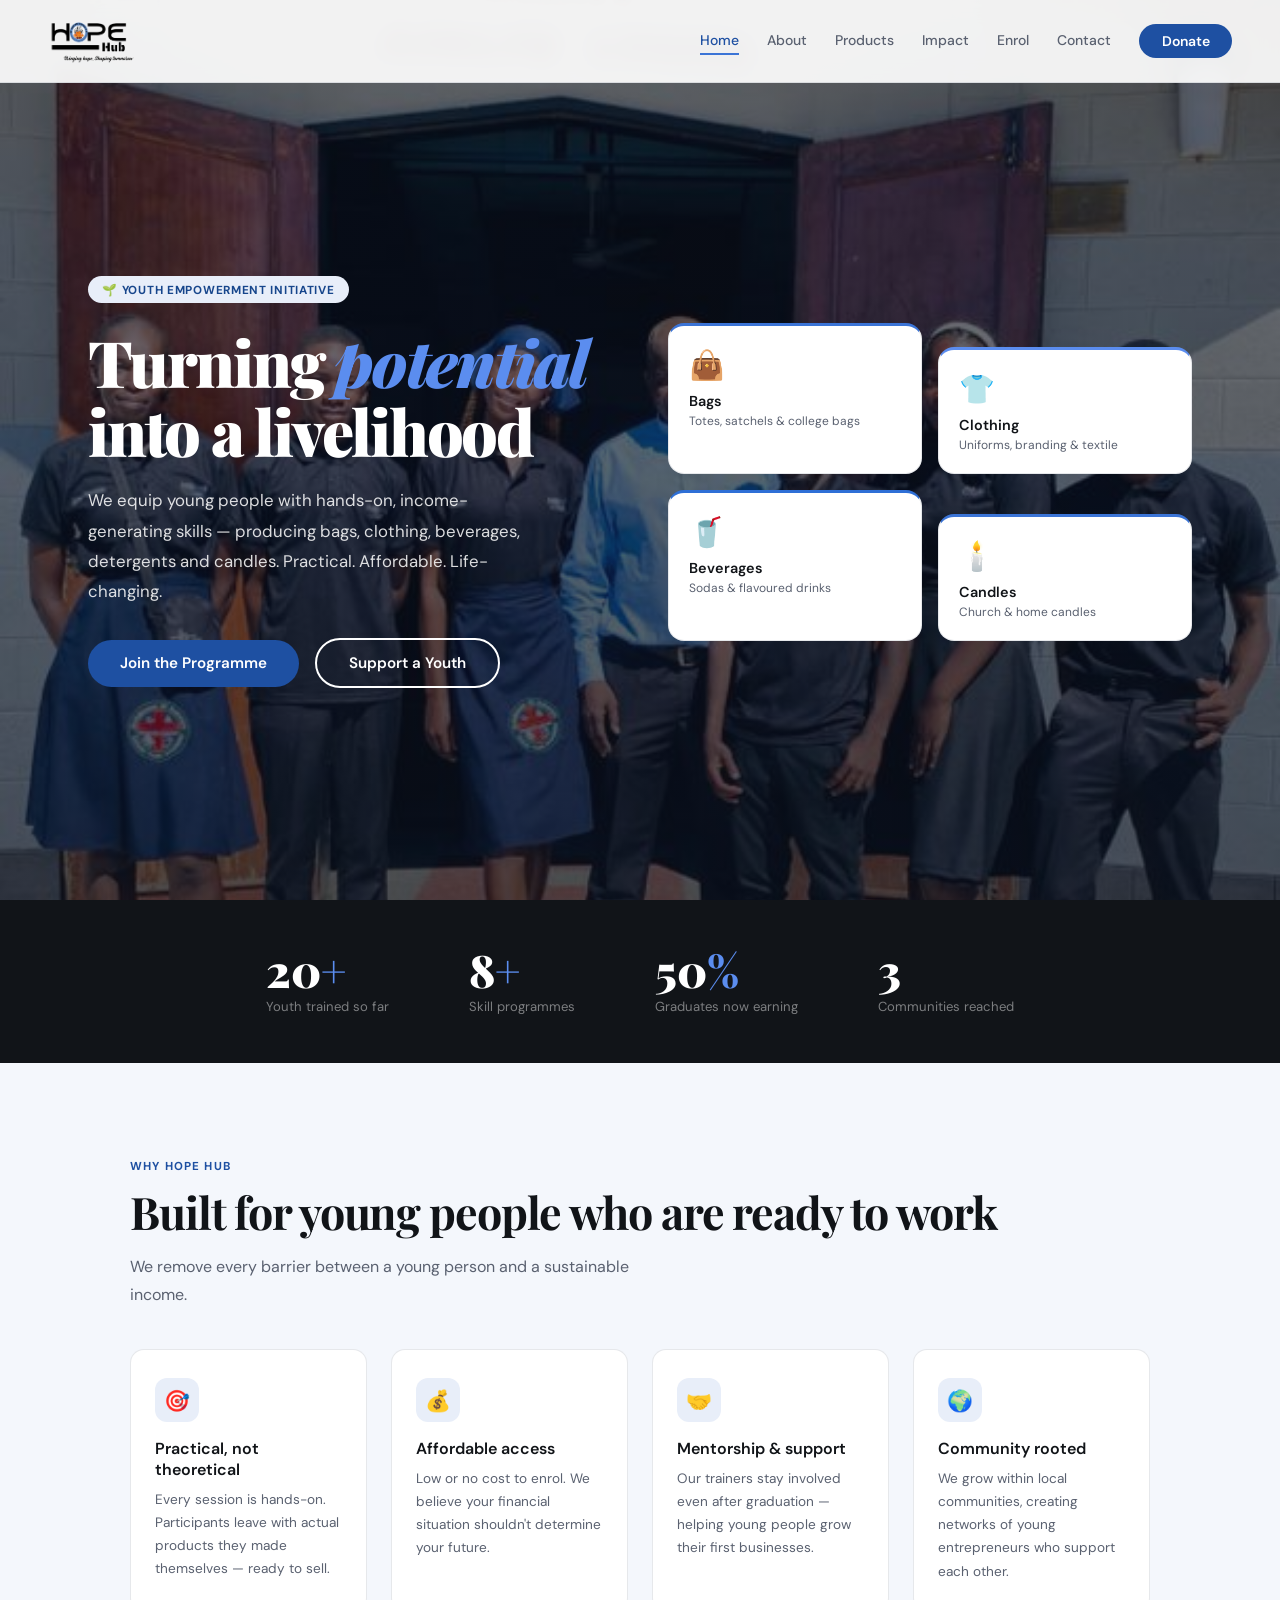
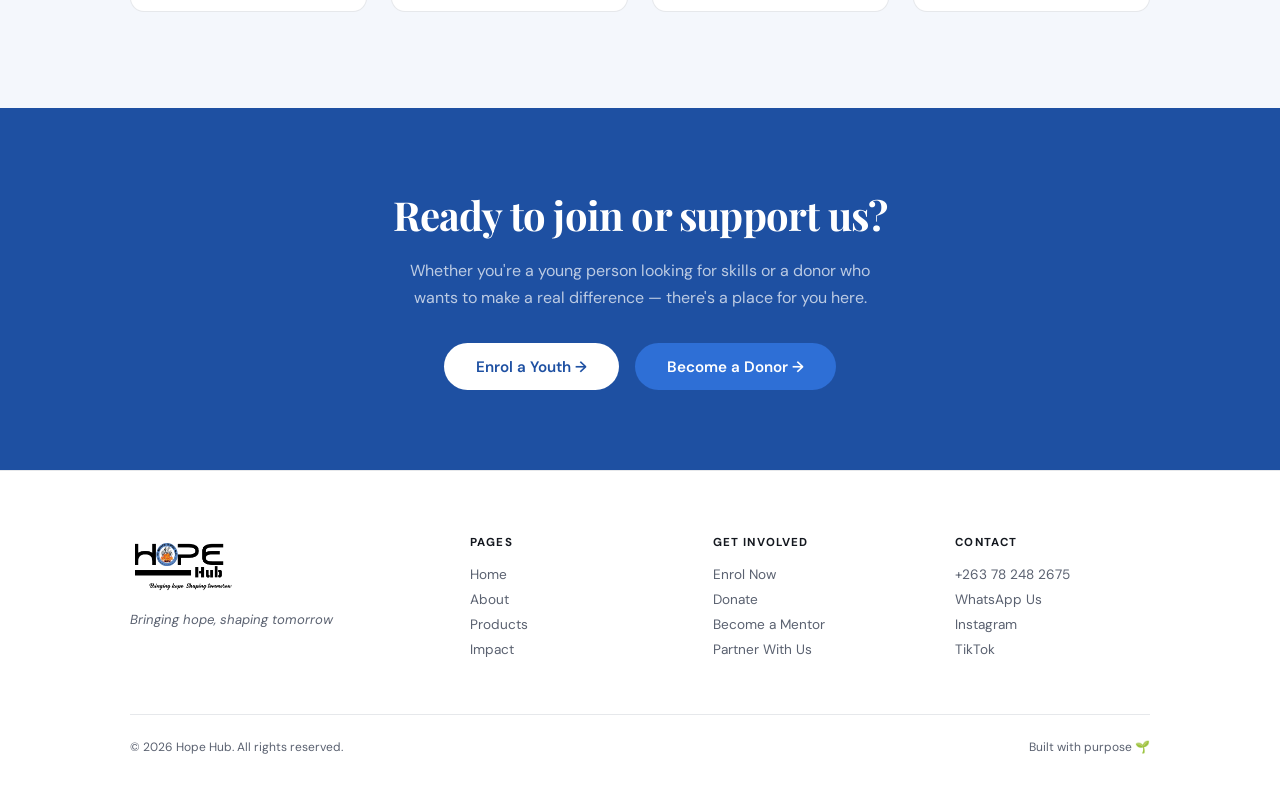
<file: index.html>
<!DOCTYPE html>
<html lang="en">
<head>
<meta charset="UTF-8"/>
<meta name="viewport" content="width=device-width, initial-scale=1.0"/>
<title>Hope Hub</title>
<link href="https://fonts.googleapis.com/css2?family=Playfair+Display:ital,wght@0,700;0,900;1,700&family=DM+Sans:wght@300;400;500;600&display=swap" rel="stylesheet"/>
<link rel="icon" type="image/png" href="images/logo.png"/>
<link rel="stylesheet" href="css/styles.css"/>
</head>
<body>

<!-- BLOBS (hero bg decorations) -->
<div class="hero-blob1"></div>
<div class="hero-blob2"></div>

<!-- NAV -->
<nav>
  <a class="nav-logo" href="index.html"><img src="images/logo.png" alt="Hope Hub" class="nav-logo-img"/></a>
  <div class="nav-links">
    <a href="index.html" data-page="index.html">Home</a>
    <a href="about.html" data-page="about.html">About</a>
    <a href="skills.html" data-page="skills.html">Products</a>
    <a href="impact.html" data-page="impact.html">Impact</a>
    <a href="enrol.html" data-page="enrol.html">Enrol</a>
    <a href="contact.html" data-page="contact.html">Contact</a>
    <a href="donate.html" data-page="donate.html" class="nav-cta">Donate</a>
  </div>
  <div class="hamburger" onclick="toggleMenu()">
    <span></span><span></span><span></span>
  </div>
</nav>
<div class="mobile-menu" id="mobileMenu">
  <a href="index.html">Home</a>
  <a href="about.html">About</a>
  <a href="skills.html">Products</a>
  <a href="impact.html">Impact</a>
  <a href="enrol.html">Enrol</a>
  <a href="contact.html">Contact</a>
  <a href="donate.html" style="color:var(--green);font-weight:700;">Donate →</a>
</div>

<!-- ════════════════════════════════════════ HOME ════════════════════════════════════════ -->
<div class="page active" id="page-home">

  <div class="home-hero-bg">
    <div class="hero">
      <div class="hero-text">
        <div class="hero-badge">🌱 Youth Empowerment Initiative</div>
        <h1>Turning <em>potential</em><br>into a livelihood</h1>
        <p class="hero-sub">We equip young people with hands-on, income-generating skills — producing bags, clothing, beverages, detergents and candles. Practical. Affordable. Life-changing.</p>
        <div class="hero-actions">
          <a class="btn-primary" href="enrol.html">Join the Programme</a>
          <a class="btn-outline" href="donate.html">Support a Youth</a>
        </div>
      </div>
      <div class="hero-visual">
        <div class="hv-card"><div class="icon">👜</div><h3>Bags</h3><p>Totes, satchels & college bags</p></div>
        <div class="hv-card"><div class="icon">👕</div><h3>Clothing</h3><p>Uniforms, branding & textile</p></div>
        <div class="hv-card"><div class="icon">🥤</div><h3>Beverages</h3><p>Sodas & flavoured drinks</p></div>
        <div class="hv-card"><div class="icon">🕯️</div><h3>Candles</h3><p>Church & home candles</p></div>
      </div>
    </div>
  </div>

  <div class="stats-bar">
    <div class="stat"><div class="stat-num">20<span>+</span></div><div class="stat-label">Youth trained so far</div></div>
    <div class="stat"><div class="stat-num">8<span>+</span></div><div class="stat-label">Skill programmes</div></div>
    <div class="stat"><div class="stat-num">50<span>%</span></div><div class="stat-label">Graduates now earning</div></div>
    <div class="stat"><div class="stat-num">3</div><div class="stat-label">Communities reached</div></div>
  </div>

  <div class="home-why">
    <div class="container">
      <div class="section-tag">Why Hope Hub</div>
      <div class="section-title">Built for young people who are ready to work</div>
      <p class="section-sub">We remove every barrier between a young person and a sustainable income.</p>
      <div class="why-grid">
        <div class="why-card">
          <div class="why-icon" style="background:var(--green-light);">🎯</div>
          <h4>Practical, not theoretical</h4>
          <p>Every session is hands-on. Participants leave with actual products they made themselves — ready to sell.</p>
        </div>
        <div class="why-card">
          <div class="why-icon" style="background:var(--amber-light);">💰</div>
          <h4>Affordable access</h4>
          <p>Low or no cost to enrol. We believe your financial situation shouldn't determine your future.</p>
        </div>
        <div class="why-card">
          <div class="why-icon" style="background:var(--teal-light);">🤝</div>
          <h4>Mentorship & support</h4>
          <p>Our trainers stay involved even after graduation — helping young people grow their first businesses.</p>
        </div>
        <div class="why-card">
          <div class="why-icon" style="background:var(--coral-light);">🌍</div>
          <h4>Community rooted</h4>
          <p>We grow within local communities, creating networks of young entrepreneurs who support each other.</p>
        </div>
      </div>
    </div>
  </div>

  <div class="home-cta-strip">
    <h2>Ready to join or support us?</h2>
    <p>Whether you're a young person looking for skills or a donor who wants to make a real difference — there's a place for you here.</p>
    <div class="cta-buttons">
      <a class="btn-white" href="enrol.html">Enrol a Youth →</a>
      <a class="btn-amber" href="donate.html">Become a Donor →</a>
    </div>
  </div>

  <footer>
    <div class="container">
      <div class="footer-grid">
        <div class="footer-brand">
          <span class="logo"><img src="images/logo.png" alt="Hope Hub" class="footer-logo-img"/></span><p class="footer-tagline">Bringing hope, shaping tomorrow</p>
        </div>
        <div class="footer-col">
          <h5>Pages</h5>
          <a href="index.html">Home</a>
          <a href="about.html">About</a>
          <a href="skills.html">Products</a>
          <a href="impact.html">Impact</a>
        </div>
        <div class="footer-col">
          <h5>Get Involved</h5>
          <a href="enrol.html">Enrol Now</a>
          <a href="donate.html">Donate</a>
          <a href="contact.html">Become a Mentor</a>
          <a href="contact.html">Partner With Us</a>
        </div>
        <div class="footer-col">
          <h5>Contact</h5>
          <a href="tel:+263782482675">+263 78 248 2675</a>
          <a href="https://wa.me/263782482675" target="_blank" rel="noopener">WhatsApp Us</a>
          <a href="https://www.instagram.com/Hope_Hub" target="_blank" rel="noopener">Instagram</a>
          <a href="https://www.tiktok.com/@Hope_Hub" target="_blank" rel="noopener">TikTok</a>
        </div>
      </div>
      <div class="footer-bottom">
        <p>© 2026 Hope Hub. All rights reserved.</p>
        <p>Built with purpose 🌱</p>
      </div>
    </div>
  </footer>
</div>

<script src="js/main.js"></script>
</body>
</html>
</file>
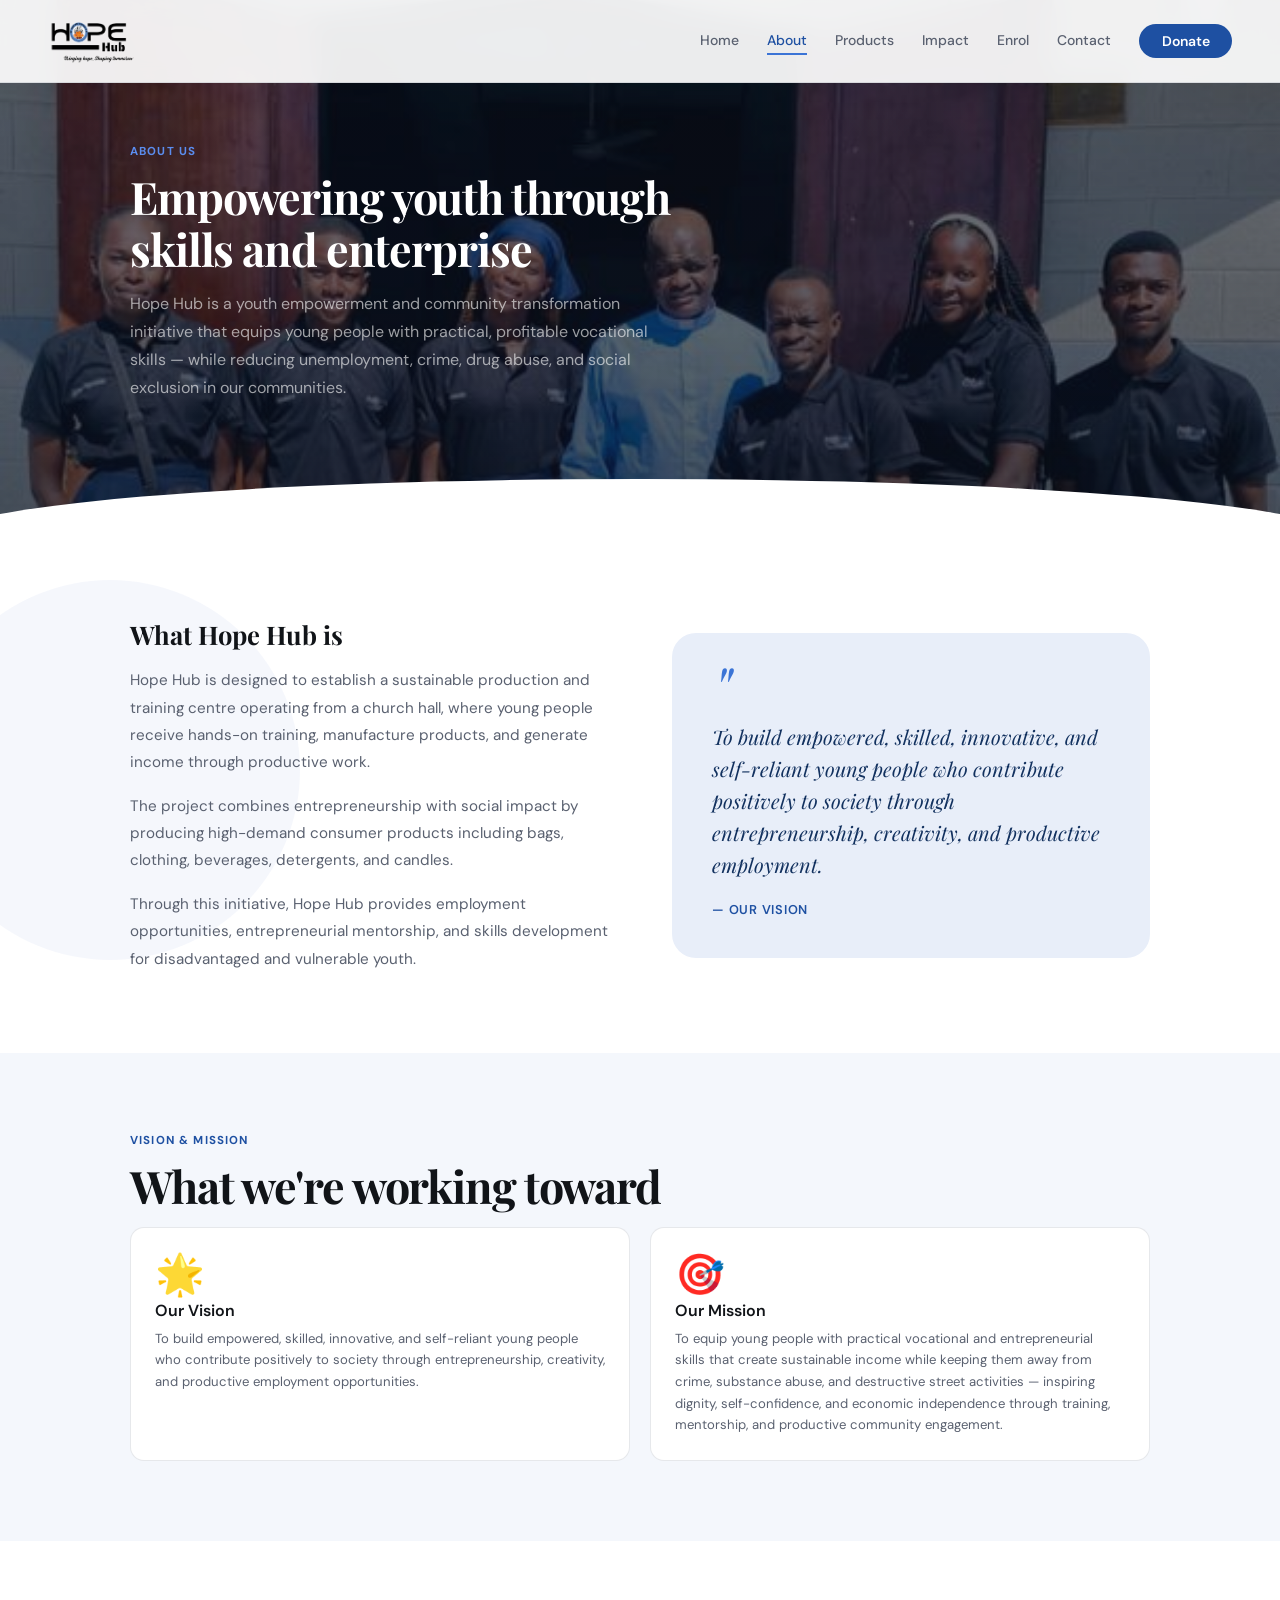
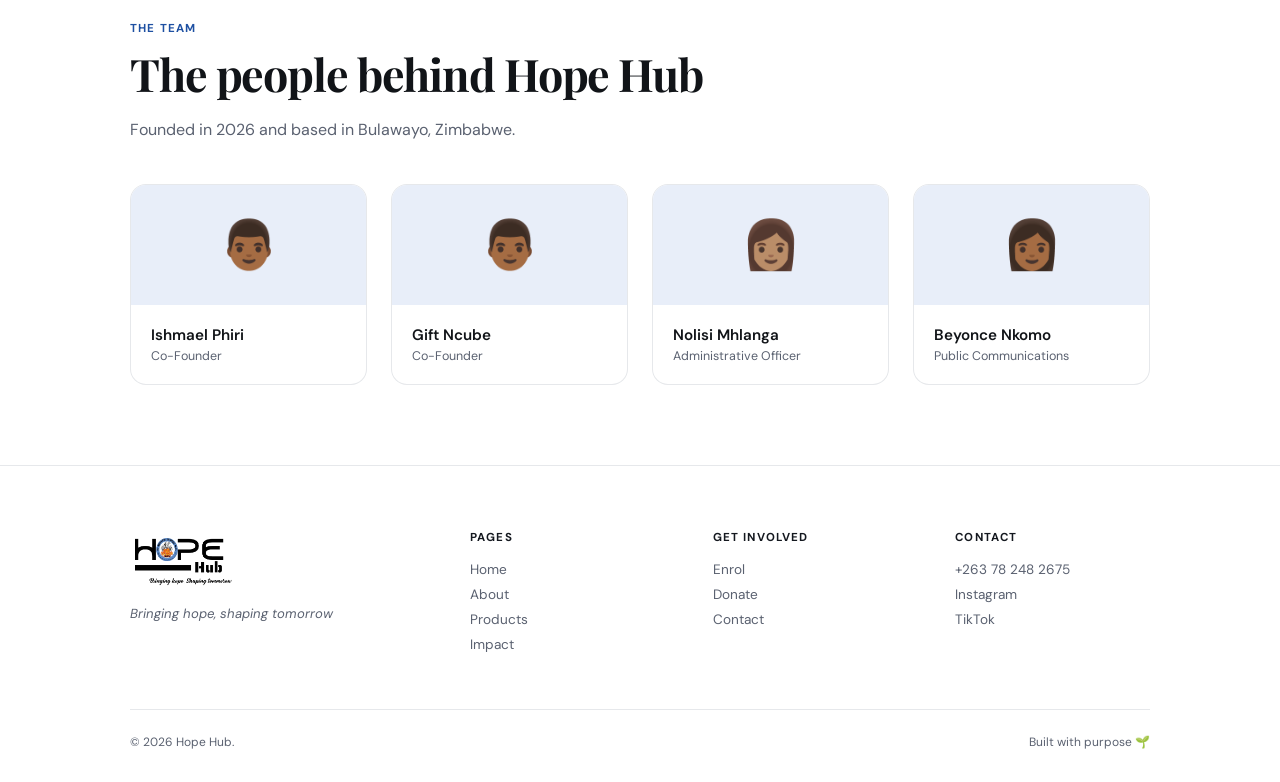
<file: about.html>
<!DOCTYPE html>
<html lang="en">
<head>
<meta charset="UTF-8"/>
<meta name="viewport" content="width=device-width, initial-scale=1.0"/>
<title>About — Hope Hub</title>
<link href="https://fonts.googleapis.com/css2?family=Playfair+Display:ital,wght@0,700;0,900;1,700&family=DM+Sans:wght@300;400;500;600&display=swap" rel="stylesheet"/>
<link rel="icon" type="image/png" href="images/logo.png"/>
<link rel="stylesheet" href="css/styles.css"/>
</head>
<body>

<!-- BLOBS (hero bg decorations) -->
<div class="hero-blob1"></div>
<div class="hero-blob2"></div>

<!-- NAV -->
<nav>
  <a class="nav-logo" href="index.html"><img src="images/logo.png" alt="Hope Hub" class="nav-logo-img"/></a>
  <div class="nav-links">
    <a href="index.html" data-page="index.html">Home</a>
    <a href="about.html" data-page="about.html">About</a>
    <a href="skills.html" data-page="skills.html">Products</a>
    <a href="impact.html" data-page="impact.html">Impact</a>
    <a href="enrol.html" data-page="enrol.html">Enrol</a>
    <a href="contact.html" data-page="contact.html">Contact</a>
    <a href="donate.html" data-page="donate.html" class="nav-cta">Donate</a>
  </div>
  <div class="hamburger" onclick="toggleMenu()">
    <span></span><span></span><span></span>
  </div>
</nav>
<div class="mobile-menu" id="mobileMenu">
  <a href="index.html">Home</a>
  <a href="about.html">About</a>
  <a href="skills.html">Products</a>
  <a href="impact.html">Impact</a>
  <a href="enrol.html">Enrol</a>
  <a href="contact.html">Contact</a>
  <a href="donate.html" style="color:var(--green);font-weight:700;">Donate →</a>
</div>

<!-- ════════════════════════════════════════ ABOUT ════════════════════════════════════════ -->
<div class="page active" id="page-about">
  <div class="about-hero">
    <div class="container">
      <div class="section-tag">About Us</div>
      <div class="section-title">Empowering youth through skills and enterprise</div>
      <p class="section-sub">Hope Hub is a youth empowerment and community transformation initiative that equips young people with practical, profitable vocational skills — while reducing unemployment, crime, drug abuse, and social exclusion in our communities.</p>
    </div>
  </div>

  <div class="about-story">
    <div class="container">
      <div class="story-grid">
        <div class="story-text">
          <h3>What Hope Hub is</h3>
          <p>Hope Hub is designed to establish a sustainable production and training centre operating from a church hall, where young people receive hands-on training, manufacture products, and generate income through productive work.</p>
          <p>The project combines entrepreneurship with social impact by producing high-demand consumer products including bags, clothing, beverages, detergents, and candles.</p>
          <p style="margin-bottom:0;">Through this initiative, Hope Hub provides employment opportunities, entrepreneurial mentorship, and skills development for disadvantaged and vulnerable youth.</p>
        </div>
        <div class="story-visual">
          <div class="story-quote">To build empowered, skilled, innovative, and self-reliant young people who contribute positively to society through entrepreneurship, creativity, and productive employment.</div>
          <div class="story-attr">— Our Vision</div>
        </div>
      </div>
    </div>
  </div>

  <div class="about-values">
    <div class="container">
      <div class="section-tag">Vision & Mission</div>
      <div class="section-title">What we're working toward</div>
      <div class="values-grid">
        <div class="value-card"><div class="value-num">🌟</div><h4>Our Vision</h4><p>To build empowered, skilled, innovative, and self-reliant young people who contribute positively to society through entrepreneurship, creativity, and productive employment opportunities.</p></div>
        <div class="value-card"><div class="value-num">🎯</div><h4>Our Mission</h4><p>To equip young people with practical vocational and entrepreneurial skills that create sustainable income while keeping them away from crime, substance abuse, and destructive street activities — inspiring dignity, self-confidence, and economic independence through training, mentorship, and productive community engagement.</p></div>
      </div>
    </div>
  </div>

  <div class="team-section">
    <div class="container">
      <div class="section-tag">The Team</div>
      <div class="section-title">The people behind Hope Hub</div>
      <p class="section-sub">Founded in 2026 and based in Bulawayo, Zimbabwe.</p>
      <div class="team-grid">
        <div class="team-card">
          <div class="team-avatar" style="background:var(--green-light);">👨🏾</div>
          <div class="team-info"><h4>Ishmael Phiri</h4><p>Co-Founder</p></div>
        </div>
        <div class="team-card">
          <div class="team-avatar" style="background:var(--amber-light);">👨🏾</div>
          <div class="team-info"><h4>Gift Ncube</h4><p>Co-Founder</p></div>
        </div>
        <div class="team-card">
          <div class="team-avatar" style="background:var(--teal-light);">👩🏽</div>
          <div class="team-info"><h4>Nolisi Mhlanga</h4><p>Administrative Officer</p></div>
        </div>
        <div class="team-card">
          <div class="team-avatar" style="background:var(--coral-light);">👩🏾</div>
          <div class="team-info"><h4>Beyonce Nkomo</h4><p>Public Communications</p></div>
        </div>
      </div>
    </div>
  </div>

  <footer>
    <div class="container">
      <div class="footer-grid">
        <div class="footer-brand"><span class="logo"><img src="images/logo.png" alt="Hope Hub" class="footer-logo-img"/></span><p class="footer-tagline">Bringing hope, shaping tomorrow</p></div>
        <div class="footer-col"><h5>Pages</h5><a href="index.html">Home</a><a href="about.html">About</a><a href="skills.html">Products</a><a href="impact.html">Impact</a></div>
        <div class="footer-col"><h5>Get Involved</h5><a href="enrol.html">Enrol</a><a href="donate.html">Donate</a><a href="contact.html">Contact</a></div>
        <div class="footer-col"><h5>Contact</h5><a href="tel:+263782482675">+263 78 248 2675</a><a href="https://www.instagram.com/Hope_Hub" target="_blank" rel="noopener">Instagram</a><a href="https://www.tiktok.com/@Hope_Hub" target="_blank" rel="noopener">TikTok</a></div>
      </div>
      <div class="footer-bottom"><p>© 2026 Hope Hub.</p><p>Built with purpose 🌱</p></div>
    </div>
  </footer>
</div>

<script src="js/main.js"></script>
</body>
</html>
</file>
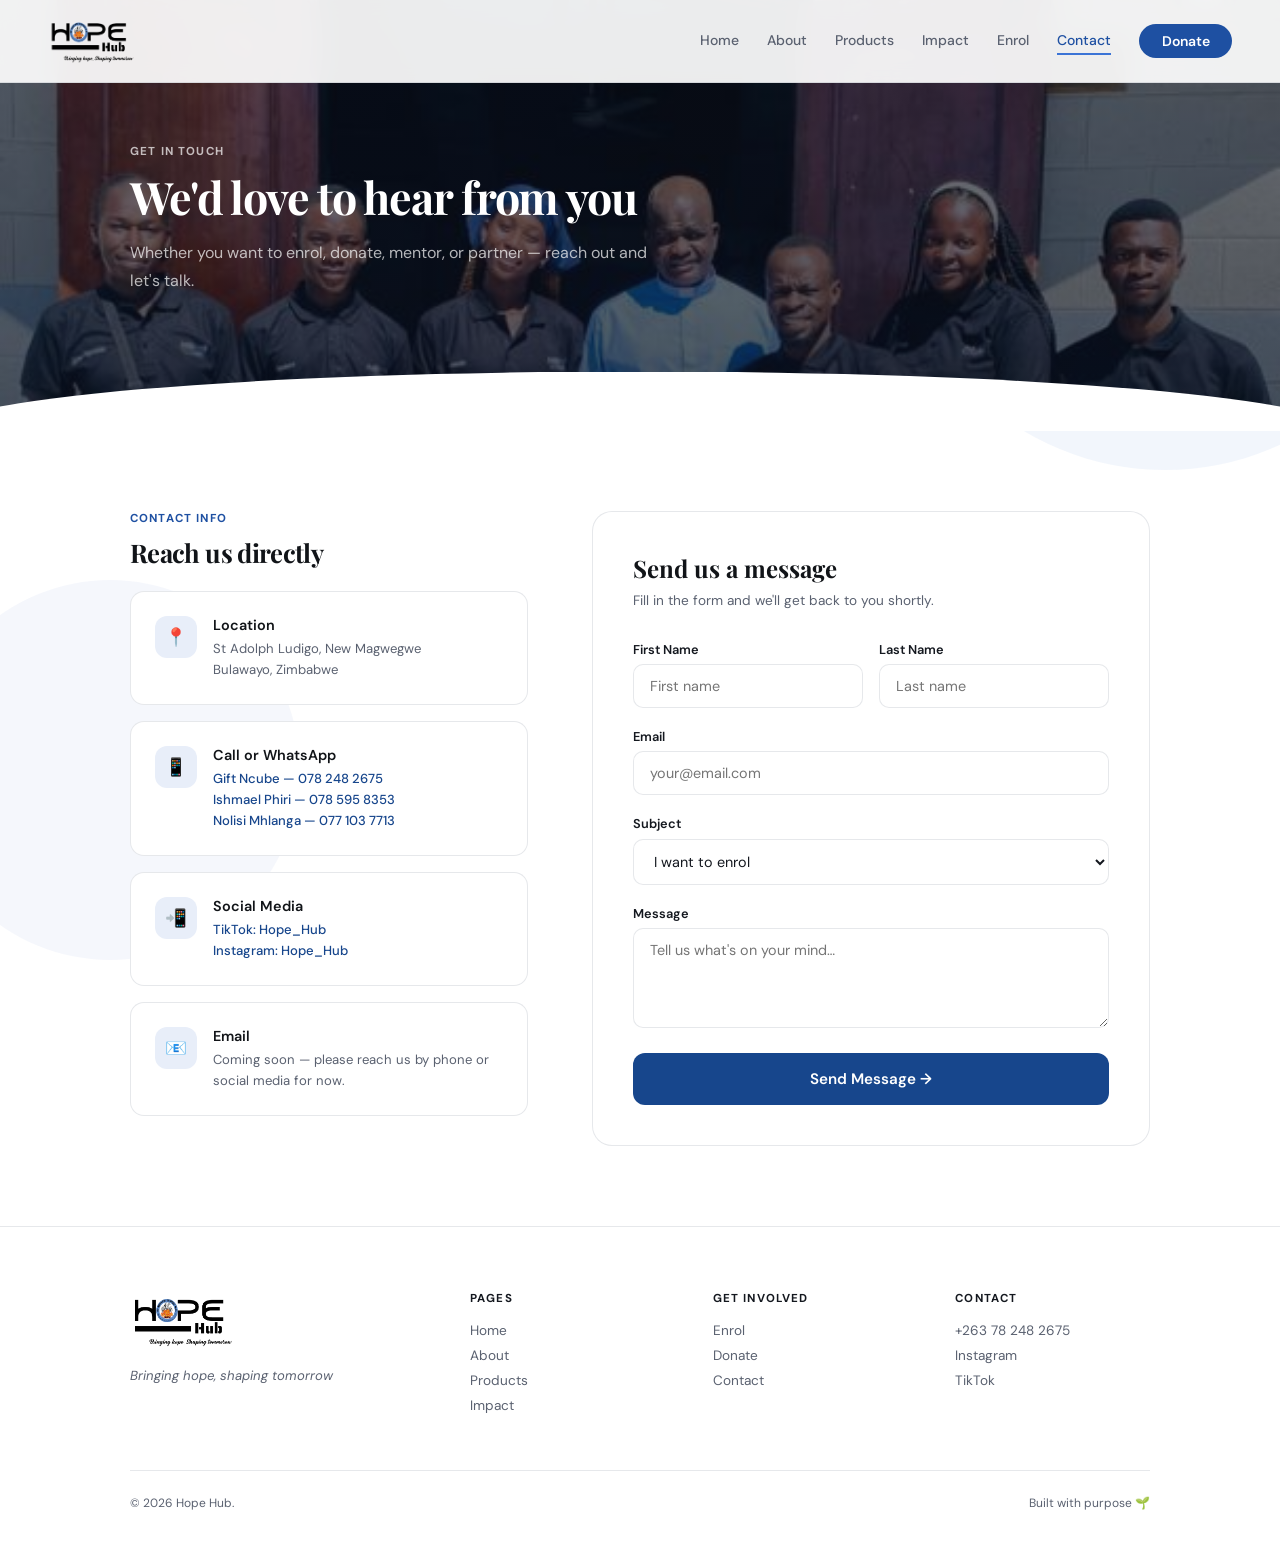
<file: contact.html>
<!DOCTYPE html>
<html lang="en">
<head>
<meta charset="UTF-8"/>
<meta name="viewport" content="width=device-width, initial-scale=1.0"/>
<title>Contact — Hope Hub</title>
<link href="https://fonts.googleapis.com/css2?family=Playfair+Display:ital,wght@0,700;0,900;1,700&family=DM+Sans:wght@300;400;500;600&display=swap" rel="stylesheet"/>
<link rel="icon" type="image/png" href="images/logo.png"/>
<link rel="stylesheet" href="css/styles.css"/>
</head>
<body>

<!-- BLOBS (hero bg decorations) -->
<div class="hero-blob1"></div>
<div class="hero-blob2"></div>

<!-- NAV -->
<nav>
  <a class="nav-logo" href="index.html"><img src="images/logo.png" alt="Hope Hub" class="nav-logo-img"/></a>
  <div class="nav-links">
    <a href="index.html" data-page="index.html">Home</a>
    <a href="about.html" data-page="about.html">About</a>
    <a href="skills.html" data-page="skills.html">Products</a>
    <a href="impact.html" data-page="impact.html">Impact</a>
    <a href="enrol.html" data-page="enrol.html">Enrol</a>
    <a href="contact.html" data-page="contact.html">Contact</a>
    <a href="donate.html" data-page="donate.html" class="nav-cta">Donate</a>
  </div>
  <div class="hamburger" onclick="toggleMenu()">
    <span></span><span></span><span></span>
  </div>
</nav>
<div class="mobile-menu" id="mobileMenu">
  <a href="index.html">Home</a>
  <a href="about.html">About</a>
  <a href="skills.html">Products</a>
  <a href="impact.html">Impact</a>
  <a href="enrol.html">Enrol</a>
  <a href="contact.html">Contact</a>
  <a href="donate.html" style="color:var(--green);font-weight:700;">Donate →</a>
</div>

<!-- ════════════════════════════════════════ CONTACT ════════════════════════════════════════ -->
<div class="page active" id="page-contact">
  <div class="contact-hero">
    <div class="container">
      <div class="section-tag">Get In Touch</div>
      <div class="section-title">We'd love to hear from you</div>
      <p class="section-sub">Whether you want to enrol, donate, mentor, or partner — reach out and let's talk.</p>
    </div>
  </div>

  <div class="contact-main">
    <div class="container">
      <div class="contact-grid">
        <div>
          <div class="section-tag">Contact Info</div>
          <div class="section-title" style="font-size:1.6rem;margin-bottom:1.5rem;">Reach us directly</div>
          <div class="contact-info-cards">
            <div class="contact-info-card">
              <div class="contact-icon">📍</div>
              <div><h4>Location</h4><p>St Adolph Ludigo, New Magwegwe<br>Bulawayo, Zimbabwe</p></div>
            </div>
            <div class="contact-info-card">
              <div class="contact-icon">📱</div>
              <div><h4>Call or WhatsApp</h4><p><a href="tel:+263782482675">Gift Ncube — 078 248 2675</a><br><a href="tel:+263785958353">Ishmael Phiri — 078 595 8353</a><br><a href="tel:+263771037713">Nolisi Mhlanga — 077 103 7713</a></p></div>
            </div>
            <div class="contact-info-card">
              <div class="contact-icon">📲</div>
              <div><h4>Social Media</h4><p><a href="https://www.tiktok.com/@Hope_Hub" target="_blank" rel="noopener">TikTok: Hope_Hub</a><br><a href="https://www.instagram.com/Hope_Hub" target="_blank" rel="noopener">Instagram: Hope_Hub</a></p></div>
            </div>
            <div class="contact-info-card">
              <div class="contact-icon">📧</div>
              <div><h4>Email</h4><p>Coming soon — please reach us by phone or social media for now.</p></div>
            </div>
          </div>
        </div>

        <form class="contact-form-box" id="contactForm" data-success="contactSuccess">
          <h3>Send us a message</h3>
          <div class="sub">Fill in the form and we'll get back to you shortly.</div>
          <input type="hidden" name="subject" value="New Hope Hub contact message"/>
          <input type="checkbox" name="botcheck" style="display:none" tabindex="-1" autocomplete="off"/>
          <div class="form-row">
            <div class="form-group"><label>First Name</label><input type="text" name="First Name" placeholder="First name" required/></div>
            <div class="form-group"><label>Last Name</label><input type="text" name="Last Name" placeholder="Last name" required/></div>
          </div>
          <div class="form-group"><label>Email</label><input type="email" name="Email" placeholder="your@email.com" required/></div>
          <div class="form-group">
            <label>Subject</label>
            <select name="Enquiry Type">
              <option>I want to enrol</option>
              <option>I want to donate</option>
              <option>I want to become a mentor</option>
              <option>Partnership / sponsorship</option>
              <option>General enquiry</option>
            </select>
          </div>
          <div class="form-group"><label>Message</label><textarea name="Message" placeholder="Tell us what's on your mind…" style="min-height:100px;" required></textarea></div>
          <button type="submit" class="submit-btn">Send Message →</button>
          <div class="success-msg" id="contactSuccess" style="display:none;">✅ Message sent! We'll get back to you within 24 hours.</div>
        </form>
      </div>
    </div>
  </div>

  <footer>
    <div class="container">
      <div class="footer-grid">
        <div class="footer-brand"><span class="logo"><img src="images/logo.png" alt="Hope Hub" class="footer-logo-img"/></span><p class="footer-tagline">Bringing hope, shaping tomorrow</p></div>
        <div class="footer-col"><h5>Pages</h5><a href="index.html">Home</a><a href="about.html">About</a><a href="skills.html">Products</a><a href="impact.html">Impact</a></div>
        <div class="footer-col"><h5>Get Involved</h5><a href="enrol.html">Enrol</a><a href="donate.html">Donate</a><a href="contact.html">Contact</a></div>
        <div class="footer-col"><h5>Contact</h5><a href="tel:+263782482675">+263 78 248 2675</a><a href="https://www.instagram.com/Hope_Hub" target="_blank" rel="noopener">Instagram</a><a href="https://www.tiktok.com/@Hope_Hub" target="_blank" rel="noopener">TikTok</a></div>
      </div>
      <div class="footer-bottom"><p>© 2026 Hope Hub.</p><p>Built with purpose 🌱</p></div>
    </div>
  </footer>
</div>

<script src="js/main.js"></script>
</body>
</html>
</file>
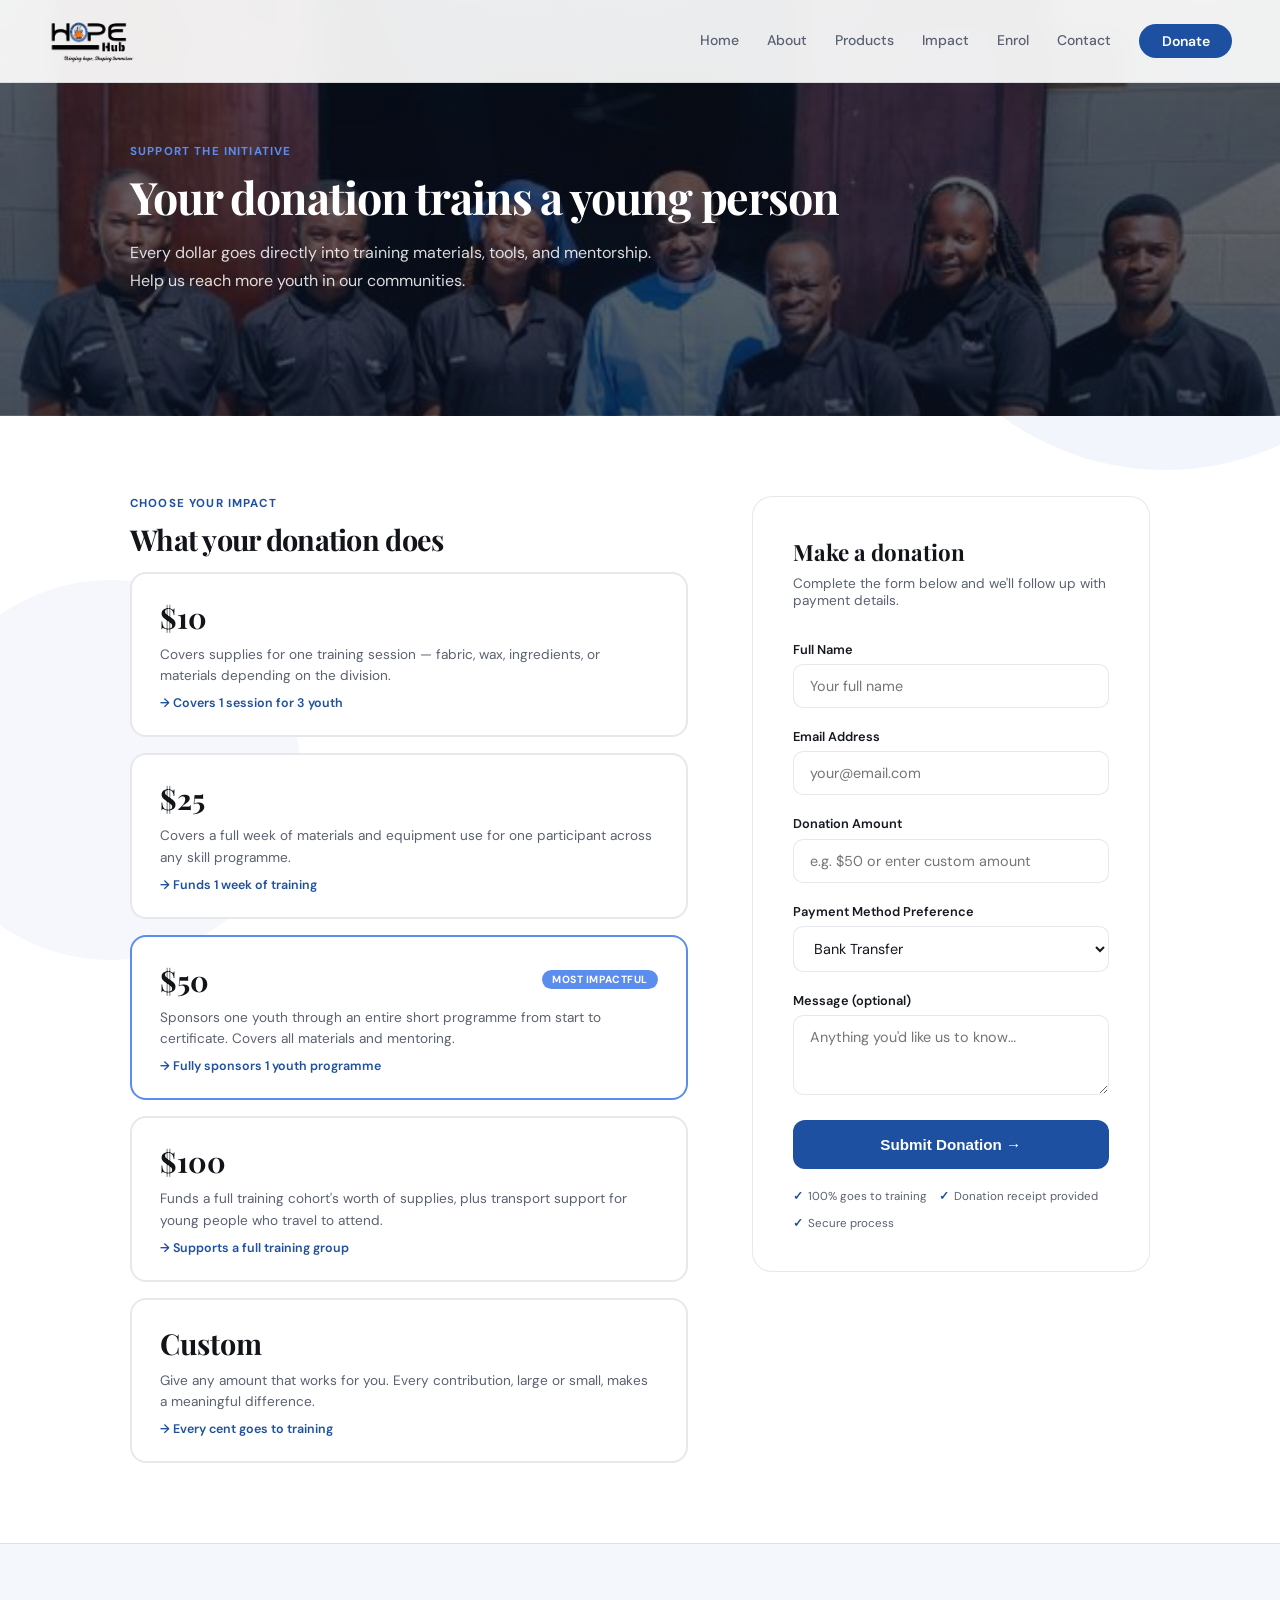
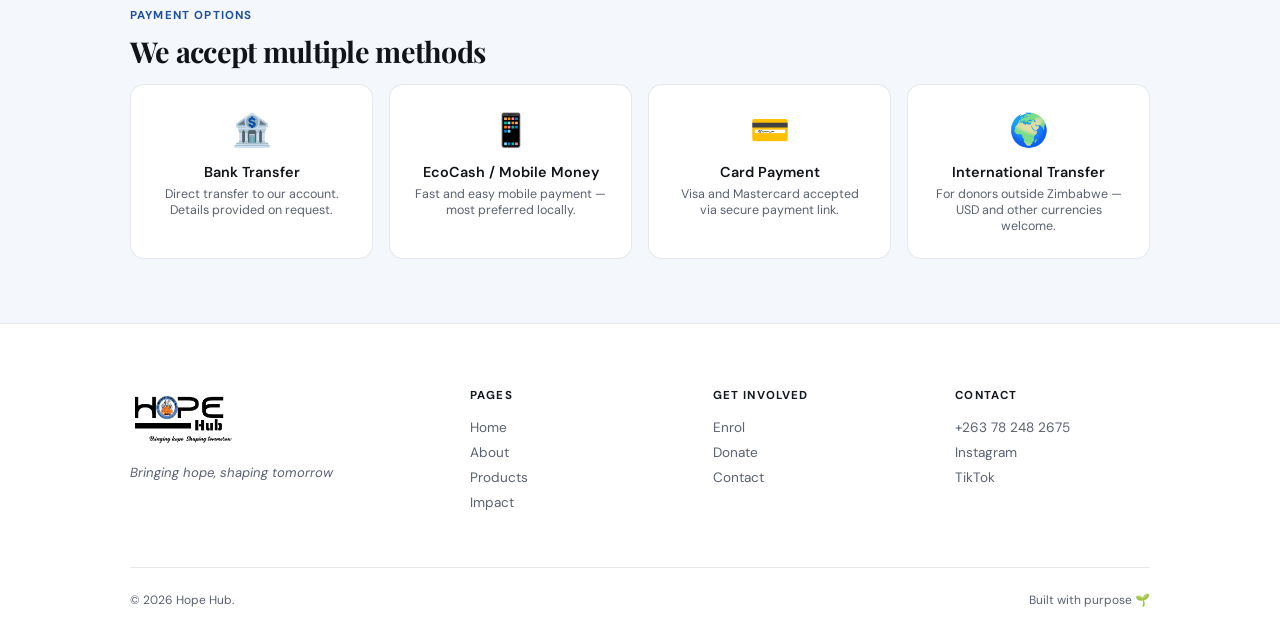
<file: donate.html>
<!DOCTYPE html>
<html lang="en">
<head>
<meta charset="UTF-8"/>
<meta name="viewport" content="width=device-width, initial-scale=1.0"/>
<title>Donate — Hope Hub</title>
<link href="https://fonts.googleapis.com/css2?family=Playfair+Display:ital,wght@0,700;0,900;1,700&family=DM+Sans:wght@300;400;500;600&display=swap" rel="stylesheet"/>
<link rel="icon" type="image/png" href="images/logo.png"/>
<link rel="stylesheet" href="css/styles.css"/>
</head>
<body>

<!-- BLOBS (hero bg decorations) -->
<div class="hero-blob1"></div>
<div class="hero-blob2"></div>

<!-- NAV -->
<nav>
  <a class="nav-logo" href="index.html"><img src="images/logo.png" alt="Hope Hub" class="nav-logo-img"/></a>
  <div class="nav-links">
    <a href="index.html" data-page="index.html">Home</a>
    <a href="about.html" data-page="about.html">About</a>
    <a href="skills.html" data-page="skills.html">Products</a>
    <a href="impact.html" data-page="impact.html">Impact</a>
    <a href="enrol.html" data-page="enrol.html">Enrol</a>
    <a href="contact.html" data-page="contact.html">Contact</a>
    <a href="donate.html" data-page="donate.html" class="nav-cta">Donate</a>
  </div>
  <div class="hamburger" onclick="toggleMenu()">
    <span></span><span></span><span></span>
  </div>
</nav>
<div class="mobile-menu" id="mobileMenu">
  <a href="index.html">Home</a>
  <a href="about.html">About</a>
  <a href="skills.html">Products</a>
  <a href="impact.html">Impact</a>
  <a href="enrol.html">Enrol</a>
  <a href="contact.html">Contact</a>
  <a href="donate.html" style="color:var(--green);font-weight:700;">Donate →</a>
</div>

<!-- ════════════════════════════════════════ DONATE ════════════════════════════════════════ -->
<div class="page active" id="page-donate">
  <div class="donate-hero">
    <div class="container">
      <div class="section-tag">Support the Initiative</div>
      <div class="section-title">Your donation trains a young person</div>
      <p class="section-sub">Every dollar goes directly into training materials, tools, and mentorship. Help us reach more youth in our communities.</p>
    </div>
  </div>

  <div class="donate-main">
    <div class="container">
      <div class="donate-grid">
        <div>
          <div class="section-tag">Choose Your Impact</div>
          <div class="section-title" style="font-size:1.8rem;">What your donation does</div>
          <div class="donate-tiers">
            <div class="tier-card" onclick="selectTier(this,'$10')">
              <div class="tier-card-header"><span class="tier-amount">$10</span></div>
              <div class="tier-desc">Covers supplies for one training session — fabric, wax, ingredients, or materials depending on the division.</div>
              <div class="tier-impact">→ Covers 1 session for 3 youth</div>
            </div>
            <div class="tier-card" onclick="selectTier(this,'$25')">
              <div class="tier-card-header"><span class="tier-amount">$25</span></div>
              <div class="tier-desc">Covers a full week of materials and equipment use for one participant across any skill programme.</div>
              <div class="tier-impact">→ Funds 1 week of training</div>
            </div>
            <div class="tier-card featured" onclick="selectTier(this,'$50')">
              <div class="tier-card-header"><span class="tier-amount">$50</span><span class="tier-badge">Most Impactful</span></div>
              <div class="tier-desc">Sponsors one youth through an entire short programme from start to certificate. Covers all materials and mentoring.</div>
              <div class="tier-impact">→ Fully sponsors 1 youth programme</div>
            </div>
            <div class="tier-card" onclick="selectTier(this,'$100')">
              <div class="tier-card-header"><span class="tier-amount">$100</span></div>
              <div class="tier-desc">Funds a full training cohort's worth of supplies, plus transport support for young people who travel to attend.</div>
              <div class="tier-impact">→ Supports a full training group</div>
            </div>
            <div class="tier-card" onclick="selectTier(this,'Custom')">
              <div class="tier-card-header"><span class="tier-amount">Custom</span></div>
              <div class="tier-desc">Give any amount that works for you. Every contribution, large or small, makes a meaningful difference.</div>
              <div class="tier-impact">→ Every cent goes to training</div>
            </div>
          </div>
        </div>

        <form class="donate-form-box" id="donateForm" data-success="donateSuccess">
          <h3>Make a donation</h3>
          <p>Complete the form below and we'll follow up with payment details.</p>
          <input type="hidden" name="subject" value="New Hope Hub donation pledge"/>
          <input type="checkbox" name="botcheck" style="display:none" tabindex="-1" autocomplete="off"/>
          <div class="form-group">
            <label>Full Name</label>
            <input type="text" name="Name" placeholder="Your full name" required/>
          </div>
          <div class="form-group">
            <label>Email Address</label>
            <input type="email" name="Email" placeholder="your@email.com" required/>
          </div>
          <div class="form-group">
            <label>Donation Amount</label>
            <input type="text" id="donateAmountInput" name="Amount" placeholder="e.g. $50 or enter custom amount" required/>
          </div>
          <div class="form-group">
            <label>Payment Method Preference</label>
            <select name="Payment Method">
              <option>Bank Transfer</option>
              <option>EcoCash / Mobile Money</option>
              <option>Card Payment</option>
              <option>Other</option>
            </select>
          </div>
          <div class="form-group">
            <label>Message (optional)</label>
            <textarea name="Message" placeholder="Anything you'd like us to know…"></textarea>
          </div>
          <button type="submit" class="btn-primary" style="width:100%;padding:1rem;border-radius:12px;font-size:0.95rem;">Submit Donation →</button>
          <div class="donate-trust">
            <span class="trust-badge">100% goes to training</span>
            <span class="trust-badge">Donation receipt provided</span>
            <span class="trust-badge">Secure process</span>
          </div>
          <div class="success-msg" id="donateSuccess">🎉 Thank you! We'll be in touch shortly with payment details.</div>
        </form>
      </div>
    </div>
  </div>

  <div class="payment-methods">
    <div class="container">
      <div class="section-tag">Payment Options</div>
      <div class="section-title" style="font-size:1.8rem;">We accept multiple methods</div>
      <div class="methods-grid">
        <div class="method-card"><div class="method-icon">🏦</div><h4>Bank Transfer</h4><p>Direct transfer to our account. Details provided on request.</p></div>
        <div class="method-card"><div class="method-icon">📱</div><h4>EcoCash / Mobile Money</h4><p>Fast and easy mobile payment — most preferred locally.</p></div>
        <div class="method-card"><div class="method-icon">💳</div><h4>Card Payment</h4><p>Visa and Mastercard accepted via secure payment link.</p></div>
        <div class="method-card"><div class="method-icon">🌍</div><h4>International Transfer</h4><p>For donors outside Zimbabwe — USD and other currencies welcome.</p></div>
      </div>
    </div>
  </div>

  <footer>
    <div class="container">
      <div class="footer-grid">
        <div class="footer-brand"><span class="logo"><img src="images/logo.png" alt="Hope Hub" class="footer-logo-img"/></span><p class="footer-tagline">Bringing hope, shaping tomorrow</p></div>
        <div class="footer-col"><h5>Pages</h5><a href="index.html">Home</a><a href="about.html">About</a><a href="skills.html">Products</a><a href="impact.html">Impact</a></div>
        <div class="footer-col"><h5>Get Involved</h5><a href="enrol.html">Enrol</a><a href="donate.html">Donate</a><a href="contact.html">Contact</a></div>
        <div class="footer-col"><h5>Contact</h5><a href="tel:+263782482675">+263 78 248 2675</a><a href="https://www.instagram.com/Hope_Hub" target="_blank" rel="noopener">Instagram</a><a href="https://www.tiktok.com/@Hope_Hub" target="_blank" rel="noopener">TikTok</a></div>
      </div>
      <div class="footer-bottom"><p>© 2026 Hope Hub.</p><p>Built with purpose 🌱</p></div>
    </div>
  </footer>
</div>

<script src="js/main.js"></script>
</body>
</html>
</file>
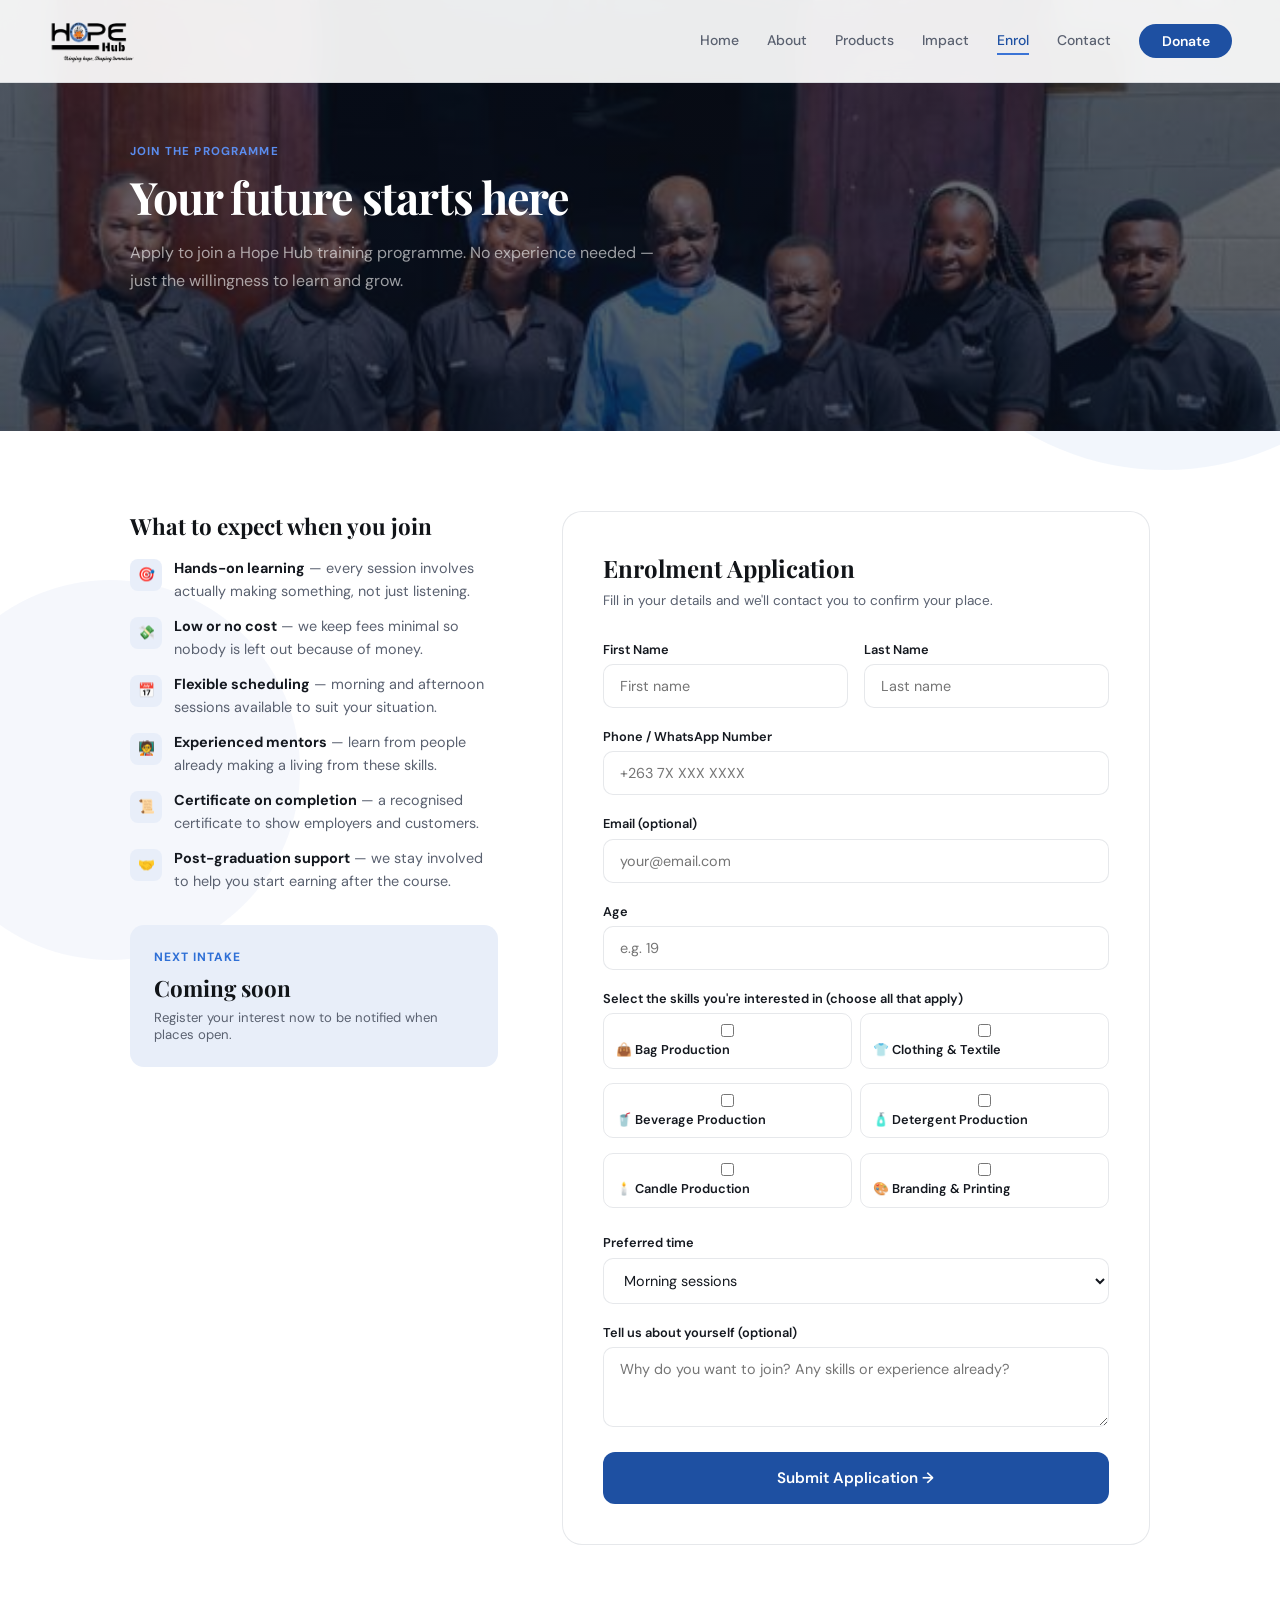
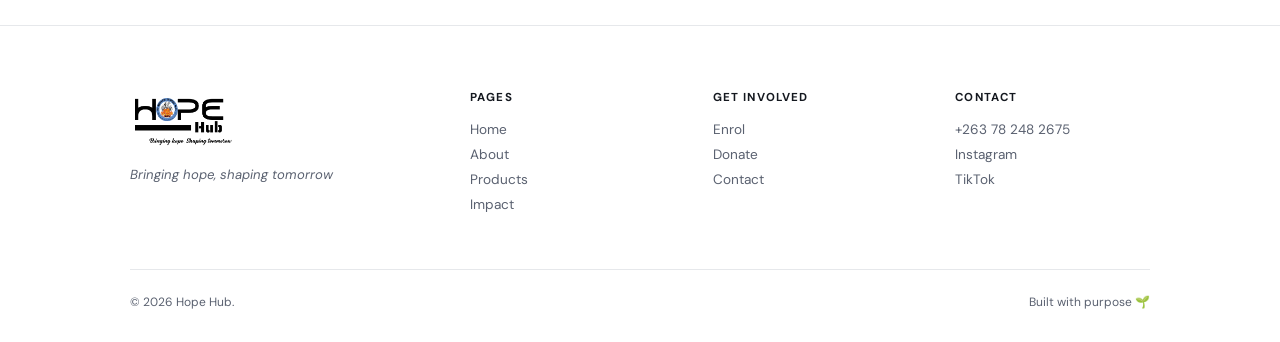
<file: enrol.html>
<!DOCTYPE html>
<html lang="en">
<head>
<meta charset="UTF-8"/>
<meta name="viewport" content="width=device-width, initial-scale=1.0"/>
<title>Enrol — Hope Hub</title>
<link href="https://fonts.googleapis.com/css2?family=Playfair+Display:ital,wght@0,700;0,900;1,700&family=DM+Sans:wght@300;400;500;600&display=swap" rel="stylesheet"/>
<link rel="icon" type="image/png" href="images/logo.png"/>
<link rel="stylesheet" href="css/styles.css"/>
</head>
<body>

<!-- BLOBS (hero bg decorations) -->
<div class="hero-blob1"></div>
<div class="hero-blob2"></div>

<!-- NAV -->
<nav>
  <a class="nav-logo" href="index.html"><img src="images/logo.png" alt="Hope Hub" class="nav-logo-img"/></a>
  <div class="nav-links">
    <a href="index.html" data-page="index.html">Home</a>
    <a href="about.html" data-page="about.html">About</a>
    <a href="skills.html" data-page="skills.html">Products</a>
    <a href="impact.html" data-page="impact.html">Impact</a>
    <a href="enrol.html" data-page="enrol.html">Enrol</a>
    <a href="contact.html" data-page="contact.html">Contact</a>
    <a href="donate.html" data-page="donate.html" class="nav-cta">Donate</a>
  </div>
  <div class="hamburger" onclick="toggleMenu()">
    <span></span><span></span><span></span>
  </div>
</nav>
<div class="mobile-menu" id="mobileMenu">
  <a href="index.html">Home</a>
  <a href="about.html">About</a>
  <a href="skills.html">Products</a>
  <a href="impact.html">Impact</a>
  <a href="enrol.html">Enrol</a>
  <a href="contact.html">Contact</a>
  <a href="donate.html" style="color:var(--green);font-weight:700;">Donate →</a>
</div>

<!-- ════════════════════════════════════════ ENROL ════════════════════════════════════════ -->
<div class="page active" id="page-enrol">
  <div class="enrol-hero">
    <div class="container">
      <div class="section-tag">Join the Programme</div>
      <div class="section-title">Your future starts here</div>
      <p class="section-sub">Apply to join a Hope Hub training programme. No experience needed — just the willingness to learn and grow.</p>
    </div>
  </div>

  <div class="enrol-main">
    <div class="container">
      <div class="enrol-grid">
        <div class="enrol-info">
          <h3>What to expect when you join</h3>
          <div class="enrol-perks">
            <div class="perk"><div class="perk-icon">🎯</div><p><strong>Hands-on learning</strong> — every session involves actually making something, not just listening.</p></div>
            <div class="perk"><div class="perk-icon">💸</div><p><strong>Low or no cost</strong> — we keep fees minimal so nobody is left out because of money.</p></div>
            <div class="perk"><div class="perk-icon">📅</div><p><strong>Flexible scheduling</strong> — morning and afternoon sessions available to suit your situation.</p></div>
            <div class="perk"><div class="perk-icon">🧑‍🏫</div><p><strong>Experienced mentors</strong> — learn from people already making a living from these skills.</p></div>
            <div class="perk"><div class="perk-icon">📜</div><p><strong>Certificate on completion</strong> — a recognised certificate to show employers and customers.</p></div>
            <div class="perk"><div class="perk-icon">🤝</div><p><strong>Post-graduation support</strong> — we stay involved to help you start earning after the course.</p></div>
          </div>
          <div style="background:var(--amber-light);border-radius:14px;padding:1.5rem;">
            <div style="font-size:0.75rem;font-weight:700;letter-spacing:0.08em;color:var(--amber);text-transform:uppercase;margin-bottom:0.5rem;">Next intake</div>
            <div style="font-family:'Playfair Display',serif;font-size:1.4rem;font-weight:700;color:var(--dark);">Coming soon</div>
            <p style="font-size:0.82rem;color:var(--muted);margin-top:0.4rem;">Register your interest now to be notified when places open.</p>
          </div>
        </div>

        <form class="enrol-form-box" id="enrolForm" data-success="enrolSuccess">
          <h3>Enrolment Application</h3>
          <div class="sub">Fill in your details and we'll contact you to confirm your place.</div>
          <input type="hidden" name="subject" value="New Hope Hub enrolment application"/>
          <input type="checkbox" name="botcheck" style="display:none" tabindex="-1" autocomplete="off"/>
          <div class="form-row">
            <div class="form-group"><label>First Name</label><input type="text" name="First Name" placeholder="First name" required/></div>
            <div class="form-group"><label>Last Name</label><input type="text" name="Last Name" placeholder="Last name" required/></div>
          </div>
          <div class="form-group"><label>Phone / WhatsApp Number</label><input type="tel" name="Phone" placeholder="+263 7X XXX XXXX" required/></div>
          <div class="form-group"><label>Email (optional)</label><input type="email" name="Email" placeholder="your@email.com"/></div>
          <div class="form-group"><label>Age</label><input type="number" name="Age" placeholder="e.g. 19" min="14" max="35"/></div>
          <div class="form-group">
            <label>Select the skills you're interested in (choose all that apply)</label>
            <div class="skill-checkboxes">
              <label class="skill-checkbox"><input type="checkbox" name="Skills" value="Bag Production"/> 👜 Bag Production</label>
              <label class="skill-checkbox"><input type="checkbox" name="Skills" value="Clothing & Textile"/> 👕 Clothing & Textile</label>
              <label class="skill-checkbox"><input type="checkbox" name="Skills" value="Beverage Production"/> 🥤 Beverage Production</label>
              <label class="skill-checkbox"><input type="checkbox" name="Skills" value="Detergent Production"/> 🧴 Detergent Production</label>
              <label class="skill-checkbox"><input type="checkbox" name="Skills" value="Candle Production"/> 🕯️ Candle Production</label>
              <label class="skill-checkbox"><input type="checkbox" name="Skills" value="Branding & Printing"/> 🎨 Branding & Printing</label>
            </div>
          </div>
          <div class="form-group">
            <label>Preferred time</label>
            <select name="Preferred Time">
              <option>Morning sessions</option>
              <option>Afternoon sessions</option>
              <option>Either works for me</option>
            </select>
          </div>
          <div class="form-group"><label>Tell us about yourself (optional)</label><textarea name="About" placeholder="Why do you want to join? Any skills or experience already?"></textarea></div>
          <button type="submit" class="submit-btn" style="background:var(--green);">Submit Application →</button>
          <div class="success-msg" id="enrolSuccess" style="display:none;">🎉 Application received! We'll reach out on WhatsApp or email to confirm your place.</div>
        </form>
      </div>
    </div>
  </div>

  <footer>
    <div class="container">
      <div class="footer-grid">
        <div class="footer-brand"><span class="logo"><img src="images/logo.png" alt="Hope Hub" class="footer-logo-img"/></span><p class="footer-tagline">Bringing hope, shaping tomorrow</p></div>
        <div class="footer-col"><h5>Pages</h5><a href="index.html">Home</a><a href="about.html">About</a><a href="skills.html">Products</a><a href="impact.html">Impact</a></div>
        <div class="footer-col"><h5>Get Involved</h5><a href="enrol.html">Enrol</a><a href="donate.html">Donate</a><a href="contact.html">Contact</a></div>
        <div class="footer-col"><h5>Contact</h5><a href="tel:+263782482675">+263 78 248 2675</a><a href="https://www.instagram.com/Hope_Hub" target="_blank" rel="noopener">Instagram</a><a href="https://www.tiktok.com/@Hope_Hub" target="_blank" rel="noopener">TikTok</a></div>
      </div>
      <div class="footer-bottom"><p>© 2026 Hope Hub.</p><p>Built with purpose 🌱</p></div>
    </div>
  </footer>
</div>

<script src="js/main.js"></script>
</body>
</html>
</file>
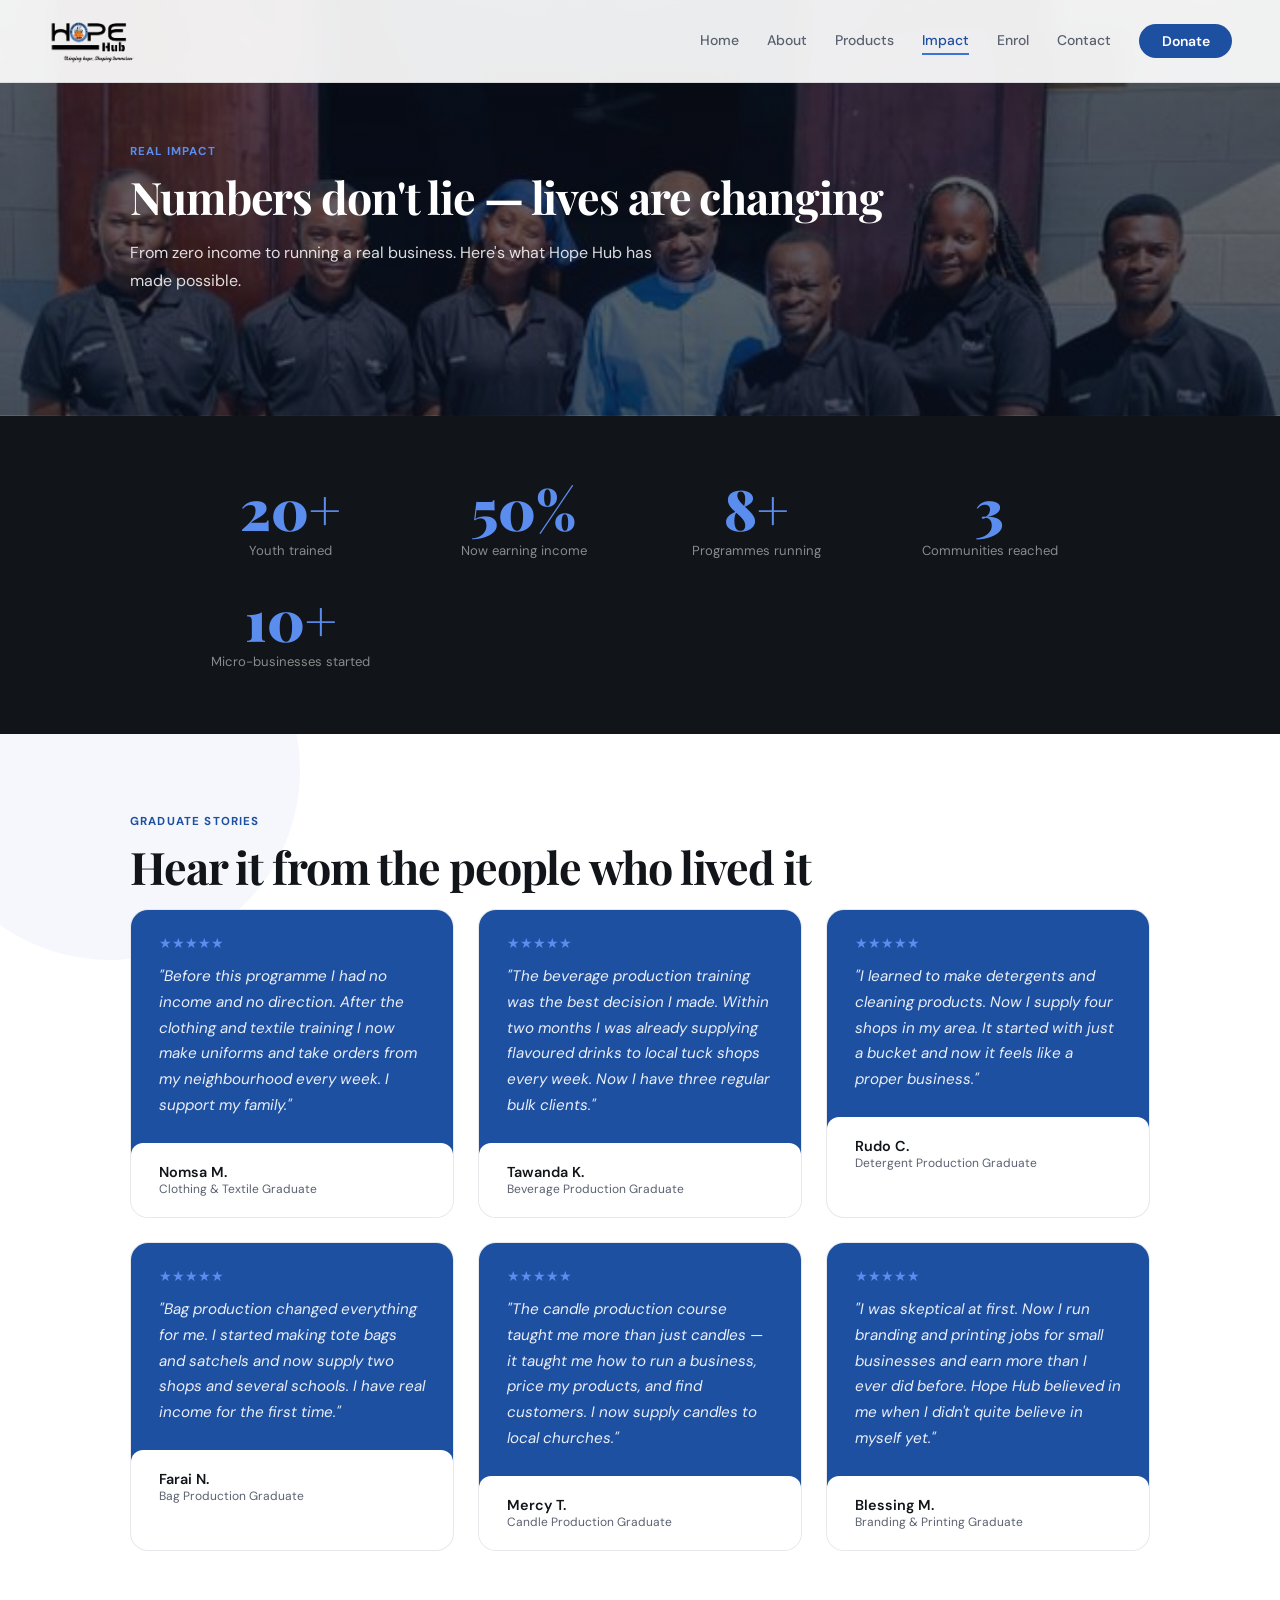
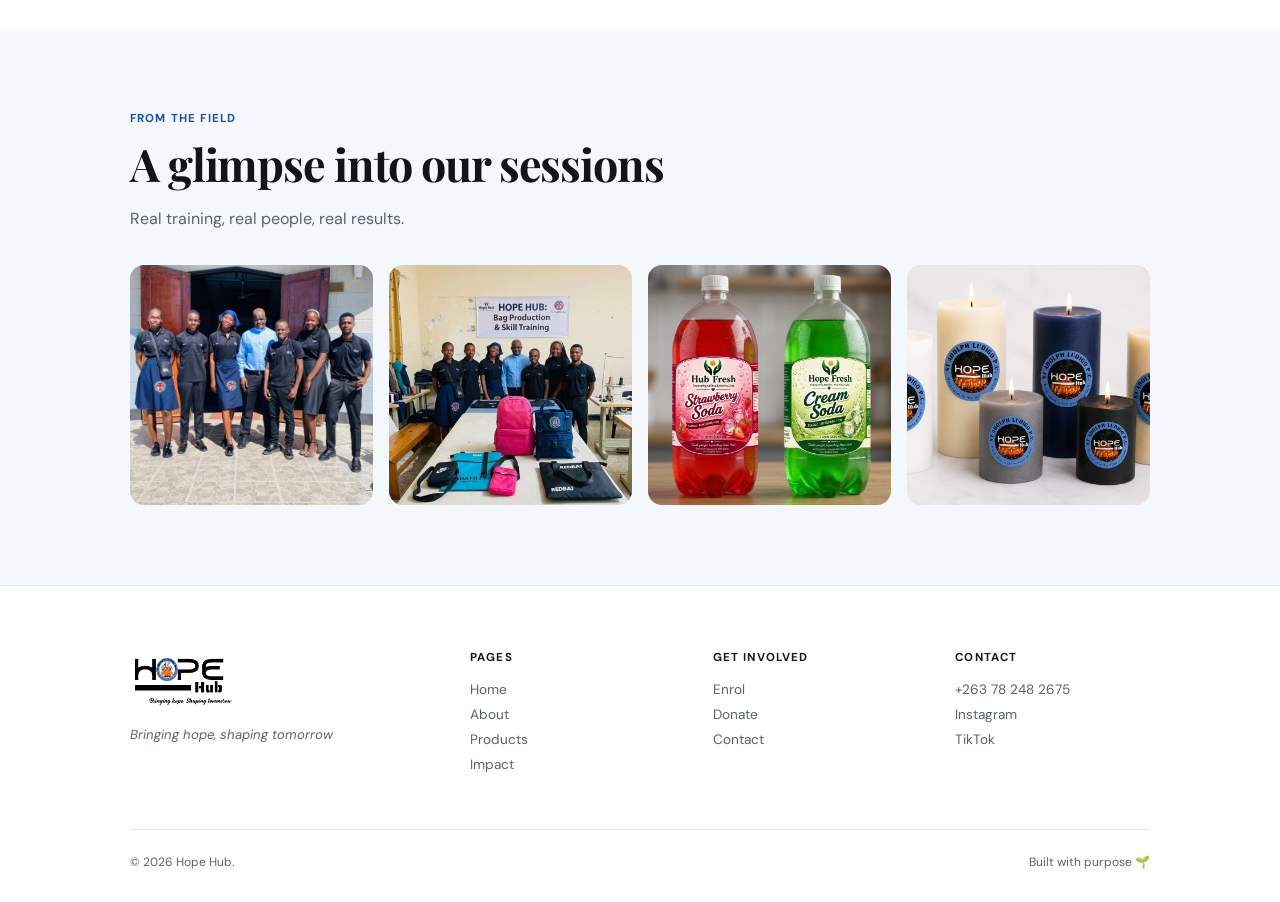
<file: impact.html>
<!DOCTYPE html>
<html lang="en">
<head>
<meta charset="UTF-8"/>
<meta name="viewport" content="width=device-width, initial-scale=1.0"/>
<title>Impact — Hope Hub</title>
<link href="https://fonts.googleapis.com/css2?family=Playfair+Display:ital,wght@0,700;0,900;1,700&family=DM+Sans:wght@300;400;500;600&display=swap" rel="stylesheet"/>
<link rel="icon" type="image/png" href="images/logo.png"/>
<link rel="stylesheet" href="css/styles.css"/>
</head>
<body>

<!-- BLOBS (hero bg decorations) -->
<div class="hero-blob1"></div>
<div class="hero-blob2"></div>

<!-- NAV -->
<nav>
  <a class="nav-logo" href="index.html"><img src="images/logo.png" alt="Hope Hub" class="nav-logo-img"/></a>
  <div class="nav-links">
    <a href="index.html" data-page="index.html">Home</a>
    <a href="about.html" data-page="about.html">About</a>
    <a href="skills.html" data-page="skills.html">Products</a>
    <a href="impact.html" data-page="impact.html">Impact</a>
    <a href="enrol.html" data-page="enrol.html">Enrol</a>
    <a href="contact.html" data-page="contact.html">Contact</a>
    <a href="donate.html" data-page="donate.html" class="nav-cta">Donate</a>
  </div>
  <div class="hamburger" onclick="toggleMenu()">
    <span></span><span></span><span></span>
  </div>
</nav>
<div class="mobile-menu" id="mobileMenu">
  <a href="index.html">Home</a>
  <a href="about.html">About</a>
  <a href="skills.html">Products</a>
  <a href="impact.html">Impact</a>
  <a href="enrol.html">Enrol</a>
  <a href="contact.html">Contact</a>
  <a href="donate.html" style="color:var(--green);font-weight:700;">Donate →</a>
</div>

<!-- ════════════════════════════════════════ IMPACT ════════════════════════════════════════ -->
<div class="page active" id="page-impact">
  <div class="impact-hero">
    <div class="container">
      <div class="section-tag">Real Impact</div>
      <div class="section-title">Numbers don't lie — lives are changing</div>
      <p class="section-sub">From zero income to running a real business. Here's what Hope Hub has made possible.</p>
    </div>
  </div>

  <div class="impact-numbers">
    <div class="numbers-grid">
      <div class="big-number"><div class="num">20+</div><div class="label">Youth trained</div></div>
      <div class="big-number"><div class="num">50%</div><div class="label">Now earning income</div></div>
      <div class="big-number"><div class="num">8+</div><div class="label">Programmes running</div></div>
      <div class="big-number"><div class="num">3</div><div class="label">Communities reached</div></div>
      <div class="big-number"><div class="num">10+</div><div class="label">Micro-businesses started</div></div>
    </div>
  </div>

  <div class="stories-section">
    <div class="container">
      <div class="section-tag">Graduate Stories</div>
      <div class="section-title">Hear it from the people who lived it</div>
      <div class="stories-grid">
        <div class="story-card">
          <div class="story-card-top">
            <div class="story-stars">★★★★★</div>
            <p>"Before this programme I had no income and no direction. After the clothing and textile training I now make uniforms and take orders from my neighbourhood every week. I support my family."</p>
          </div>
          <div class="story-card-bottom">
            <div class="story-name">Nomsa M.</div>
            <div class="story-skill">Clothing & Textile Graduate</div>
          </div>
        </div>
        <div class="story-card">
          <div class="story-card-top">
            <div class="story-stars">★★★★★</div>
            <p>"The beverage production training was the best decision I made. Within two months I was already supplying flavoured drinks to local tuck shops every week. Now I have three regular bulk clients."</p>
          </div>
          <div class="story-card-bottom">
            <div class="story-name">Tawanda K.</div>
            <div class="story-skill">Beverage Production Graduate</div>
          </div>
        </div>
        <div class="story-card">
          <div class="story-card-top">
            <div class="story-stars">★★★★★</div>
            <p>"I learned to make detergents and cleaning products. Now I supply four shops in my area. It started with just a bucket and now it feels like a proper business."</p>
          </div>
          <div class="story-card-bottom">
            <div class="story-name">Rudo C.</div>
            <div class="story-skill">Detergent Production Graduate</div>
          </div>
        </div>
        <div class="story-card">
          <div class="story-card-top">
            <div class="story-stars">★★★★★</div>
            <p>"Bag production changed everything for me. I started making tote bags and satchels and now supply two shops and several schools. I have real income for the first time."</p>
          </div>
          <div class="story-card-bottom">
            <div class="story-name">Farai N.</div>
            <div class="story-skill">Bag Production Graduate</div>
          </div>
        </div>
        <div class="story-card">
          <div class="story-card-top">
            <div class="story-stars">★★★★★</div>
            <p>"The candle production course taught me more than just candles — it taught me how to run a business, price my products, and find customers. I now supply candles to local churches."</p>
          </div>
          <div class="story-card-bottom">
            <div class="story-name">Mercy T.</div>
            <div class="story-skill">Candle Production Graduate</div>
          </div>
        </div>
        <div class="story-card">
          <div class="story-card-top">
            <div class="story-stars">★★★★★</div>
            <p>"I was skeptical at first. Now I run branding and printing jobs for small businesses and earn more than I ever did before. Hope Hub believed in me when I didn't quite believe in myself yet."</p>
          </div>
          <div class="story-card-bottom">
            <div class="story-name">Blessing M.</div>
            <div class="story-skill">Branding & Printing Graduate</div>
          </div>
        </div>
      </div>
    </div>
  </div>

  <div class="gallery-section">
    <div class="container">
      <div class="section-tag">From the Field</div>
      <div class="section-title">A glimpse into our sessions</div>
      <p class="section-sub" style="margin-bottom:2rem;">Real training, real people, real results.</p>
      <div class="gallery-grid">
        <div class="gallery-item"><img src="images/wallpaper.jpg" alt="The Hope Hub team"/></div>
        <div class="gallery-item"><img src="images/bags.jpg" alt="Bag production and skills training"/></div>
        <div class="gallery-item"><img src="images/drinks.jpg" alt="Hope Hub branded sodas"/></div>
        <div class="gallery-item"><img src="images/candles.jpeg" alt="Hope Hub candles"/></div>
      </div>
    </div>
  </div>

  <footer>
    <div class="container">
      <div class="footer-grid">
        <div class="footer-brand"><span class="logo"><img src="images/logo.png" alt="Hope Hub" class="footer-logo-img"/></span><p class="footer-tagline">Bringing hope, shaping tomorrow</p></div>
        <div class="footer-col"><h5>Pages</h5><a href="index.html">Home</a><a href="about.html">About</a><a href="skills.html">Products</a><a href="impact.html">Impact</a></div>
        <div class="footer-col"><h5>Get Involved</h5><a href="enrol.html">Enrol</a><a href="donate.html">Donate</a><a href="contact.html">Contact</a></div>
        <div class="footer-col"><h5>Contact</h5><a href="tel:+263782482675">+263 78 248 2675</a><a href="https://www.instagram.com/Hope_Hub" target="_blank" rel="noopener">Instagram</a><a href="https://www.tiktok.com/@Hope_Hub" target="_blank" rel="noopener">TikTok</a></div>
      </div>
      <div class="footer-bottom"><p>© 2026 Hope Hub.</p><p>Built with purpose 🌱</p></div>
    </div>
  </footer>
</div>

<script src="js/main.js"></script>
</body>
</html>
</file>
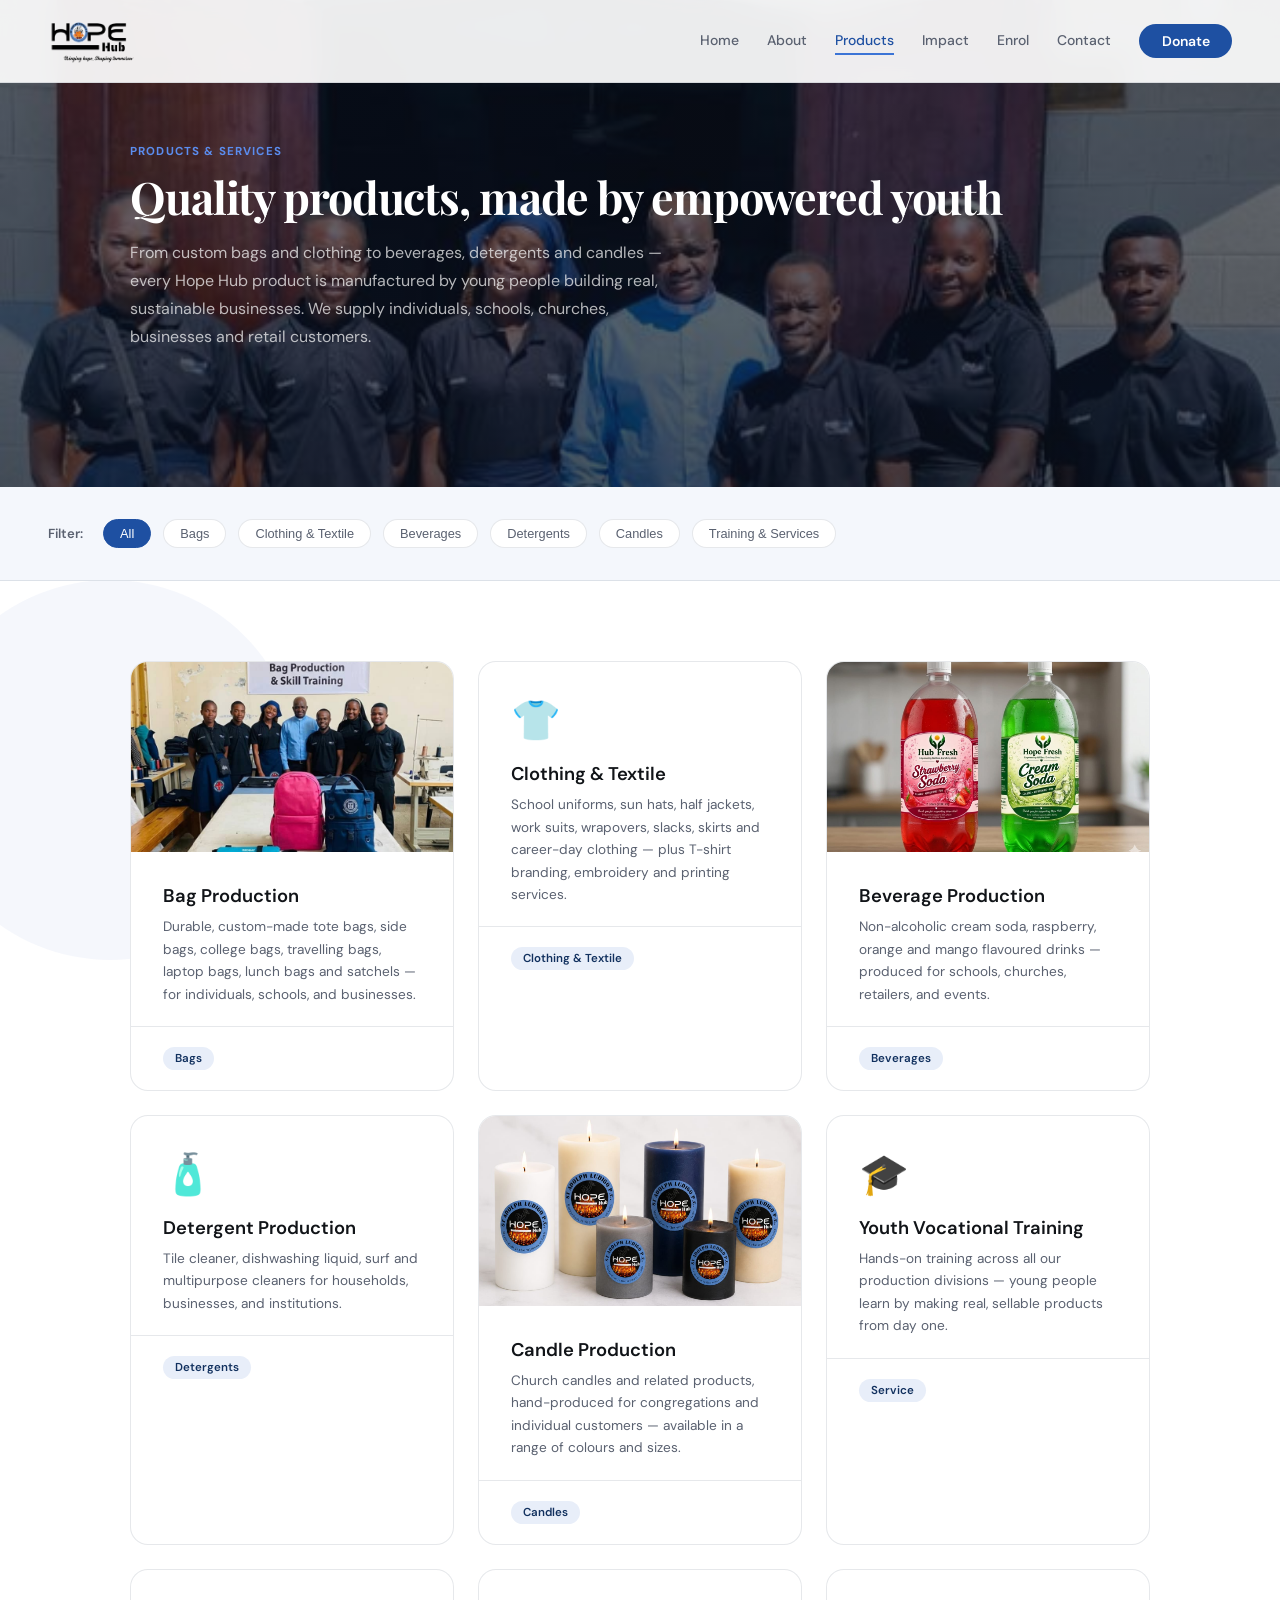
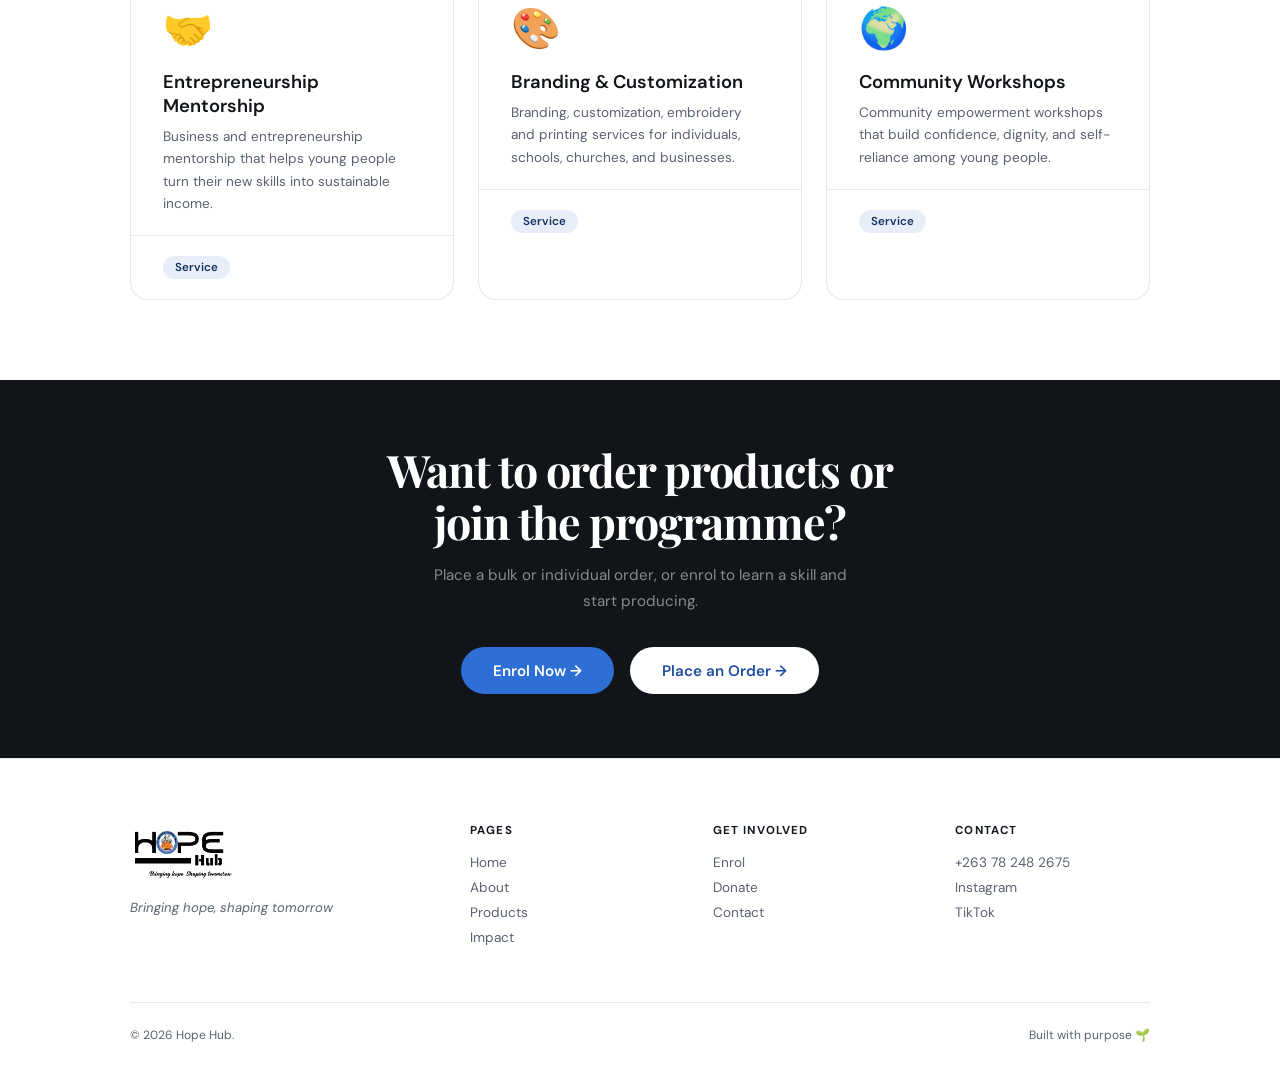
<file: skills.html>
<!DOCTYPE html>
<html lang="en">
<head>
<meta charset="UTF-8"/>
<meta name="viewport" content="width=device-width, initial-scale=1.0"/>
<title>Products & Services — Hope Hub</title>
<link href="https://fonts.googleapis.com/css2?family=Playfair+Display:ital,wght@0,700;0,900;1,700&family=DM+Sans:wght@300;400;500;600&display=swap" rel="stylesheet"/>
<link rel="icon" type="image/png" href="images/logo.png"/>
<link rel="stylesheet" href="css/styles.css"/>
</head>
<body>

<!-- BLOBS (hero bg decorations) -->
<div class="hero-blob1"></div>
<div class="hero-blob2"></div>

<!-- NAV -->
<nav>
  <a class="nav-logo" href="index.html"><img src="images/logo.png" alt="Hope Hub" class="nav-logo-img"/></a>
  <div class="nav-links">
    <a href="index.html" data-page="index.html">Home</a>
    <a href="about.html" data-page="about.html">About</a>
    <a href="skills.html" data-page="skills.html">Products</a>
    <a href="impact.html" data-page="impact.html">Impact</a>
    <a href="enrol.html" data-page="enrol.html">Enrol</a>
    <a href="contact.html" data-page="contact.html">Contact</a>
    <a href="donate.html" data-page="donate.html" class="nav-cta">Donate</a>
  </div>
  <div class="hamburger" onclick="toggleMenu()">
    <span></span><span></span><span></span>
  </div>
</nav>
<div class="mobile-menu" id="mobileMenu">
  <a href="index.html">Home</a>
  <a href="about.html">About</a>
  <a href="skills.html">Products</a>
  <a href="impact.html">Impact</a>
  <a href="enrol.html">Enrol</a>
  <a href="contact.html">Contact</a>
  <a href="donate.html" style="color:var(--green);font-weight:700;">Donate →</a>
</div>

<!-- ════════════════════════════════════════ PRODUCTS & SERVICES ════════════════════════════════════════ -->
<div class="page active" id="page-skills">
  <div class="skills-hero">
    <div class="container">
      <div class="section-tag">Products & Services</div>
      <div class="section-title">Quality products, made by empowered youth</div>
      <p class="section-sub" style="color:rgba(255,255,255,0.7);">From custom bags and clothing to beverages, detergents and candles — every Hope Hub product is manufactured by young people building real, sustainable businesses. We supply individuals, schools, churches, businesses and retail customers.</p>
    </div>
  </div>

  <div class="skills-filter">
    <span class="filter-label">Filter:</span>
    <button class="filter-btn active" onclick="filterSkills('all',this)">All</button>
    <button class="filter-btn" onclick="filterSkills('bags',this)">Bags</button>
    <button class="filter-btn" onclick="filterSkills('clothing',this)">Clothing & Textile</button>
    <button class="filter-btn" onclick="filterSkills('beverages',this)">Beverages</button>
    <button class="filter-btn" onclick="filterSkills('detergents',this)">Detergents</button>
    <button class="filter-btn" onclick="filterSkills('candles',this)">Candles</button>
    <button class="filter-btn" onclick="filterSkills('services',this)">Training & Services</button>
  </div>

  <div class="skills-main">
    <div class="container">
      <div class="skills-big-grid" id="skillsGrid">
        <div class="skill-detail-card" data-cat="bags">
          <img src="images/bags.jpg" alt="Hope Hub bag production team with finished bags" class="skill-card-img"/>
          <div class="skill-card-top">
            <h3>Bag Production</h3>
            <p>Durable, custom-made tote bags, side bags, college bags, travelling bags, laptop bags, lunch bags and satchels — for individuals, schools, and businesses.</p>
          </div>
          <div class="skill-card-bottom"><span class="skill-tag">Bags</span></div>
        </div>
        <div class="skill-detail-card" data-cat="clothing">
          <div class="skill-card-top">
            <div class="skill-card-emoji">👕</div>
            <h3>Clothing & Textile</h3>
            <p>School uniforms, sun hats, half jackets, work suits, wrapovers, slacks, skirts and career-day clothing — plus T-shirt branding, embroidery and printing services.</p>
          </div>
          <div class="skill-card-bottom"><span class="skill-tag">Clothing & Textile</span></div>
        </div>
        <div class="skill-detail-card" data-cat="beverages">
          <img src="images/drinks.jpg" alt="Hope Hub branded strawberry and cream sodas" class="skill-card-img"/>
          <div class="skill-card-top">
            <h3>Beverage Production</h3>
            <p>Non-alcoholic cream soda, raspberry, orange and mango flavoured drinks — produced for schools, churches, retailers, and events.</p>
          </div>
          <div class="skill-card-bottom"><span class="skill-tag">Beverages</span></div>
        </div>
        <div class="skill-detail-card" data-cat="detergents">
          <div class="skill-card-top">
            <div class="skill-card-emoji">🧴</div>
            <h3>Detergent Production</h3>
            <p>Tile cleaner, dishwashing liquid, surf and multipurpose cleaners for households, businesses, and institutions.</p>
          </div>
          <div class="skill-card-bottom"><span class="skill-tag">Detergents</span></div>
        </div>
        <div class="skill-detail-card" data-cat="candles">
          <img src="images/candles.jpeg" alt="Hope Hub branded candles in white, cream, blue, grey and black" class="skill-card-img"/>
          <div class="skill-card-top">
            <h3>Candle Production</h3>
            <p>Church candles and related products, hand-produced for congregations and individual customers — available in a range of colours and sizes.</p>
          </div>
          <div class="skill-card-bottom"><span class="skill-tag">Candles</span></div>
        </div>
        <div class="skill-detail-card" data-cat="services">
          <div class="skill-card-top">
            <div class="skill-card-emoji">🎓</div>
            <h3>Youth Vocational Training</h3>
            <p>Hands-on training across all our production divisions — young people learn by making real, sellable products from day one.</p>
          </div>
          <div class="skill-card-bottom"><span class="skill-tag">Service</span></div>
        </div>
        <div class="skill-detail-card" data-cat="services">
          <div class="skill-card-top">
            <div class="skill-card-emoji">🤝</div>
            <h3>Entrepreneurship Mentorship</h3>
            <p>Business and entrepreneurship mentorship that helps young people turn their new skills into sustainable income.</p>
          </div>
          <div class="skill-card-bottom"><span class="skill-tag">Service</span></div>
        </div>
        <div class="skill-detail-card" data-cat="services">
          <div class="skill-card-top">
            <div class="skill-card-emoji">🎨</div>
            <h3>Branding & Customization</h3>
            <p>Branding, customization, embroidery and printing services for individuals, schools, churches, and businesses.</p>
          </div>
          <div class="skill-card-bottom"><span class="skill-tag">Service</span></div>
        </div>
        <div class="skill-detail-card" data-cat="services">
          <div class="skill-card-top">
            <div class="skill-card-emoji">🌍</div>
            <h3>Community Workshops</h3>
            <p>Community empowerment workshops that build confidence, dignity, and self-reliance among young people.</p>
          </div>
          <div class="skill-card-bottom"><span class="skill-tag">Service</span></div>
        </div>
      </div>
    </div>
  </div>

  <div style="background:var(--dark);padding:4rem 3rem;text-align:center;">
    <div class="section-title" style="color:#fff;max-width:560px;margin:0 auto 1rem;">Want to order products or join the programme?</div>
    <p style="color:rgba(255,255,255,0.5);max-width:420px;margin:0 auto 2rem;font-size:0.95rem;line-height:1.7;">Place a bulk or individual order, or enrol to learn a skill and start producing.</p>
    <a class="btn-amber" href="enrol.html">Enrol Now →</a>
    <a class="btn-white" href="contact.html" style="margin-left:0.75rem;">Place an Order →</a>
  </div>

  <footer>
    <div class="container">
      <div class="footer-grid">
        <div class="footer-brand"><span class="logo"><img src="images/logo.png" alt="Hope Hub" class="footer-logo-img"/></span><p class="footer-tagline">Bringing hope, shaping tomorrow</p></div>
        <div class="footer-col"><h5>Pages</h5><a href="index.html">Home</a><a href="about.html">About</a><a href="skills.html">Products</a><a href="impact.html">Impact</a></div>
        <div class="footer-col"><h5>Get Involved</h5><a href="enrol.html">Enrol</a><a href="donate.html">Donate</a><a href="contact.html">Contact</a></div>
        <div class="footer-col"><h5>Contact</h5><a href="tel:+263782482675">+263 78 248 2675</a><a href="https://www.instagram.com/Hope_Hub" target="_blank" rel="noopener">Instagram</a><a href="https://www.tiktok.com/@Hope_Hub" target="_blank" rel="noopener">TikTok</a></div>
      </div>
      <div class="footer-bottom"><p>© 2026 Hope Hub.</p><p>Built with purpose 🌱</p></div>
    </div>
  </footer>
</div>

<script src="js/main.js"></script>
</body>
</html>
</file>
<file: css/styles.css>
*,*::before,*::after{box-sizing:border-box;margin:0;padding:0;}
:root{
  /* Brand palette: white, boma black & blue (from the logo) */
  --blue:#1E50A2;--blue-light:#E8EEF9;--blue-mid:#3B74D6;--blue-dark:#12315F;
  /* Legacy names remapped onto the blue/black/white palette */
  --green:#1E50A2;--green-light:#E8EEF9;--green-mid:#3B74D6;--green-dark:#12315F;
  --amber:#2E6FD6;--amber-light:#E8EEF9;--amber-mid:#5B8DEF;
  --coral:#2E6FD6;--coral-light:#E8EEF9;
  --teal:#17468C;--teal-light:#E8EEF9;--teal-mid:#3B74D6;
  --dark:#111418;--text:#14181F;--muted:#5A6170;--border:rgba(15,30,60,0.10);
  --bg:#ffffff;--surface:#F4F7FC;--white:#ffffff;
}
html{scroll-behavior:smooth;}
body{font-family:'DM Sans',sans-serif;background:var(--bg);color:var(--text);overflow-x:hidden;}

/* ── PAGES ── */
.page{display:none;animation:fadeIn 0.35s ease;}
.page.active{display:block;}
@keyframes fadeIn{from{opacity:0;transform:translateY(12px);}to{opacity:1;transform:translateY(0);}}

/* ── NAV ── */
nav{position:fixed;top:0;left:0;right:0;z-index:200;display:flex;align-items:center;justify-content:space-between;padding:1rem 3rem;background:rgba(255,255,255,0.92);backdrop-filter:blur(10px);border-bottom:1px solid var(--border);}
.nav-logo{font-family:'Playfair Display',serif;font-size:1.35rem;font-weight:700;color:var(--green);letter-spacing:-0.02em;cursor:pointer;text-decoration:none;}
.nav-logo span{color:var(--amber);}
.nav-logo-img{height:50px;width:auto;display:block;}
.footer-logo-img{height:60px;width:auto;display:block;margin-bottom:0.85rem;}
.nav-links{display:flex;gap:1.75rem;align-items:center;}
.nav-links a{font-size:0.875rem;font-weight:500;color:var(--muted);text-decoration:none;cursor:pointer;transition:color 0.2s;padding:0.25rem 0;border-bottom:2px solid transparent;transition:color 0.2s,border-color 0.2s;}
.nav-links a:hover,.nav-links a.active{color:var(--green);border-bottom-color:var(--green-mid);}
.nav-cta{background:var(--green)!important;color:#fff!important;padding:0.5rem 1.4rem!important;border-radius:50px!important;font-weight:600!important;border-bottom:none!important;transition:background 0.2s!important;}
.nav-cta:hover{background:var(--teal)!important;}
.hamburger{display:none;flex-direction:column;gap:5px;cursor:pointer;padding:4px;}
.hamburger span{display:block;width:22px;height:2px;background:var(--dark);border-radius:2px;transition:all 0.3s;}
.mobile-menu{display:none;position:fixed;top:64px;left:0;right:0;background:var(--bg);border-bottom:1px solid var(--border);padding:1rem 1.5rem;flex-direction:column;gap:0.75rem;z-index:199;}
.mobile-menu.open{display:flex;}
.mobile-menu a{font-size:1rem;font-weight:500;color:var(--text);text-decoration:none;padding:0.5rem 0;border-bottom:1px solid var(--border);}

/* ── SHARED ── */
.container{max-width:1100px;margin:0 auto;padding:0 2.5rem;}
.pt{padding-top:7rem;}
.section-tag{font-size:0.72rem;font-weight:700;letter-spacing:0.1em;text-transform:uppercase;color:var(--green);margin-bottom:0.75rem;}
.section-title{font-family:'Playfair Display',serif;font-size:clamp(2rem,4vw,2.8rem);font-weight:700;line-height:1.15;letter-spacing:-0.025em;color:var(--dark);margin-bottom:1rem;}
.section-sub{font-size:1rem;color:var(--muted);line-height:1.75;max-width:540px;margin-bottom:2.5rem;}
.btn-primary{background:var(--green);color:#fff;padding:0.85rem 2rem;border-radius:50px;font-weight:600;font-size:0.95rem;text-decoration:none;border:none;cursor:pointer;transition:background 0.2s,transform 0.15s;display:inline-block;}
.btn-primary:hover{background:var(--teal);transform:translateY(-1px);}
.btn-outline{background:transparent;color:var(--green);padding:0.8rem 2rem;border-radius:50px;font-weight:600;font-size:0.95rem;text-decoration:none;border:2px solid var(--green);cursor:pointer;transition:all 0.2s;display:inline-block;}
.btn-outline:hover{background:var(--green);color:#fff;}
.btn-amber{background:var(--amber);color:#fff;padding:0.85rem 2rem;border-radius:50px;font-weight:600;font-size:0.95rem;text-decoration:none;border:none;cursor:pointer;transition:background 0.2s,transform 0.15s;display:inline-block;}
.btn-amber:hover{background:var(--coral);transform:translateY(-1px);}

/* ── HOME PAGE ── */
.hero{min-height:100vh;display:grid;grid-template-columns:1fr 1fr;align-items:center;padding:8rem 3rem 4rem;gap:3.5rem;position:relative;overflow:hidden;max-width:1200px;margin:0 auto;}
.hero-blob1{position:fixed;top:-80px;right:-160px;width:550px;height:550px;background:var(--green-light);border-radius:50%;z-index:-1;opacity:0.55;}
.hero-blob2{position:fixed;bottom:-60px;left:-80px;width:380px;height:380px;background:var(--amber-light);border-radius:50%;z-index:-1;opacity:0.45;}
.hero-badge{display:inline-flex;align-items:center;gap:6px;background:var(--teal-light);color:var(--teal);font-size:0.73rem;font-weight:700;padding:0.35rem 0.9rem;border-radius:50px;margin-bottom:1.5rem;letter-spacing:0.06em;text-transform:uppercase;}
.home-hero-bg{background:linear-gradient(rgba(10,16,28,0.62),rgba(10,16,28,0.72)),url('../images/wallpaper.jpg') center 30% / cover no-repeat;}
.home-hero-bg .hero h1{color:#fff;}
.home-hero-bg .hero h1 em{color:var(--amber-mid);}
.home-hero-bg .hero-sub{color:rgba(255,255,255,0.85);font-weight:400;}
.home-hero-bg .btn-outline{color:#fff;border-color:#fff;}
.home-hero-bg .btn-outline:hover{background:#fff;color:var(--blue);}
.hero h1{font-family:'Playfair Display',serif;font-size:clamp(2.8rem,5vw,4.2rem);font-weight:900;line-height:1.08;letter-spacing:-0.035em;color:var(--dark);margin-bottom:1.25rem;}
.hero h1 em{font-style:italic;color:var(--green-mid);}
.hero-sub{font-size:1.05rem;font-weight:300;color:var(--muted);line-height:1.8;max-width:460px;margin-bottom:2rem;}
.hero-actions{display:flex;gap:1rem;flex-wrap:wrap;align-items:center;}
.hero-visual{display:grid;grid-template-columns:1fr 1fr;gap:1rem;}
.hv-card{background:var(--white);border:1px solid var(--border);border-radius:16px;padding:1.25rem;transition:transform 0.2s;}
.hv-card:hover{transform:translateY(-3px);}
.hv-card:nth-child(1){border-top:3px solid var(--green-mid);}
.hv-card:nth-child(2){border-top:3px solid var(--amber-mid);margin-top:1.5rem;}
.hv-card:nth-child(3){border-top:3px solid var(--coral);}
.hv-card:nth-child(4){border-top:3px solid var(--teal-mid);margin-top:1.5rem;}
.hv-card .icon{font-size:1.8rem;margin-bottom:0.5rem;}
.hv-card h3{font-size:0.9rem;font-weight:600;color:var(--dark);margin-bottom:0.2rem;}
.hv-card p{font-size:0.75rem;color:var(--muted);}

.stats-bar{background:var(--dark);padding:3rem;display:flex;justify-content:center;gap:5rem;flex-wrap:wrap;}
.stat-num{font-family:'Playfair Display',serif;font-size:2.8rem;font-weight:900;color:#fff;line-height:1;margin-bottom:0.3rem;}
.stat-num span{color:var(--amber-mid);}
.stat-label{font-size:0.82rem;color:rgba(255,255,255,0.45);}

.home-why{background:var(--surface);padding:6rem 3rem;}
.why-grid{display:grid;grid-template-columns:repeat(auto-fit,minmax(220px,1fr));gap:1.5rem;margin-top:1rem;}
.why-card{background:var(--white);border:1px solid var(--border);border-radius:14px;padding:1.75rem 1.5rem;}
.why-icon{width:44px;height:44px;border-radius:12px;display:flex;align-items:center;justify-content:center;font-size:1.3rem;margin-bottom:1rem;}
.why-card h4{font-size:1rem;font-weight:600;color:var(--dark);margin-bottom:0.5rem;}
.why-card p{font-size:0.85rem;color:var(--muted);line-height:1.7;}

.home-cta-strip{background:var(--green);padding:5rem 3rem;text-align:center;}
.home-cta-strip h2{font-family:'Playfair Display',serif;font-size:clamp(1.8rem,3.5vw,2.5rem);font-weight:700;color:#fff;margin-bottom:1rem;letter-spacing:-0.02em;}
.home-cta-strip p{font-size:1rem;color:rgba(255,255,255,0.7);max-width:500px;margin:0 auto 2rem;line-height:1.7;}
.cta-buttons{display:flex;gap:1rem;justify-content:center;flex-wrap:wrap;}
.btn-white{background:#fff;color:var(--green);padding:0.85rem 2rem;border-radius:50px;font-weight:600;font-size:0.95rem;text-decoration:none;cursor:pointer;transition:all 0.2s;display:inline-block;border:none;}
.btn-white:hover{background:var(--amber-light);}

/* ── ABOUT PAGE ── */
.about-hero{background:var(--dark);padding:9rem 3rem 6rem;position:relative;overflow:hidden;}
.about-hero::after{content:'';position:absolute;bottom:-1px;left:0;right:0;height:60px;background:var(--bg);clip-path:ellipse(55% 100% at 50% 100%);}
.about-hero .section-tag{color:var(--amber-mid);}
.about-hero .section-title{color:#fff;max-width:600px;}
.about-hero .section-sub{color:rgba(255,255,255,0.6);}

.about-story{padding:5rem 3rem;}
.story-grid{display:grid;grid-template-columns:1fr 1fr;gap:4rem;align-items:center;}
.story-text h3{font-family:'Playfair Display',serif;font-size:1.6rem;font-weight:700;color:var(--dark);margin-bottom:1rem;line-height:1.3;}
.story-text p{font-size:0.95rem;color:var(--muted);line-height:1.8;margin-bottom:1rem;}
.story-visual{background:var(--green-light);border-radius:24px;padding:2.5rem;position:relative;}
.story-quote{font-family:'Playfair Display',serif;font-size:1.25rem;font-style:italic;color:var(--green-dark);line-height:1.6;}
.story-quote::before{content:'"';font-size:4rem;color:var(--green-mid);line-height:0.5;display:block;margin-bottom:1rem;}
.story-attr{margin-top:1.25rem;font-size:0.8rem;font-weight:600;color:var(--green);text-transform:uppercase;letter-spacing:0.06em;}

.about-values{background:var(--surface);padding:5rem 3rem;}
.values-grid{display:grid;grid-template-columns:repeat(auto-fit,minmax(200px,1fr));gap:1.25rem;}
.value-card{background:var(--white);border:1px solid var(--border);border-radius:14px;padding:1.5rem;}
.value-num{font-family:'Playfair Display',serif;font-size:2.5rem;font-weight:900;color:var(--green-light);line-height:1;margin-bottom:0.5rem;}
.value-card h4{font-size:1rem;font-weight:600;color:var(--dark);margin-bottom:0.4rem;}
.value-card p{font-size:0.82rem;color:var(--muted);line-height:1.65;}

.team-section{padding:5rem 3rem;}
.team-grid{display:grid;grid-template-columns:repeat(auto-fit,minmax(220px,1fr));gap:1.5rem;}
.team-card{background:var(--white);border:1px solid var(--border);border-radius:16px;overflow:hidden;}
.team-avatar{height:120px;display:flex;align-items:center;justify-content:center;font-size:3rem;}
.team-info{padding:1.25rem;}
.team-info h4{font-size:0.95rem;font-weight:600;color:var(--dark);margin-bottom:0.2rem;}
.team-info p{font-size:0.78rem;color:var(--muted);}

/* ── SKILLS PAGE ── */
.skills-hero{background:linear-gradient(135deg,var(--green-dark) 0%,var(--green) 60%,var(--teal) 100%);padding:9rem 3rem 6rem;}
.skills-hero .section-title{color:#fff;}
.skills-hero .section-sub{color:rgba(255,255,255,0.7);}
.skills-hero .section-tag{color:var(--amber-mid);}

.skills-filter{background:var(--surface);padding:2rem 3rem;display:flex;gap:0.75rem;flex-wrap:wrap;align-items:center;border-bottom:1px solid var(--border);}
.filter-label{font-size:0.82rem;font-weight:600;color:var(--muted);margin-right:0.5rem;}
.filter-btn{padding:0.4rem 1rem;border-radius:50px;border:1.5px solid var(--border);background:var(--white);font-size:0.8rem;font-weight:500;cursor:pointer;transition:all 0.2s;color:var(--muted);}
.filter-btn:hover,.filter-btn.active{background:var(--green);color:#fff;border-color:var(--green);}

.skills-main{padding:5rem 3rem;}
.skills-big-grid{display:grid;grid-template-columns:repeat(auto-fill,minmax(300px,1fr));gap:1.5rem;}
.skill-detail-card{background:var(--white);border:1px solid var(--border);border-radius:18px;overflow:hidden;transition:transform 0.2s,box-shadow 0.2s;cursor:pointer;}
.skill-detail-card:hover{transform:translateY(-4px);box-shadow:0 12px 32px rgba(0,0,0,0.08);}
.skill-card-top{padding:2rem 2rem 1.25rem;border-bottom:1px solid var(--border);}
.skill-card-emoji{font-size:2.5rem;margin-bottom:1rem;}
.skill-card-img{width:100%;height:190px;object-fit:cover;display:block;}
.skill-card-top h3{font-size:1.15rem;font-weight:600;color:var(--dark);margin-bottom:0.5rem;}
.skill-card-top p{font-size:0.85rem;color:var(--muted);line-height:1.65;}
.skill-card-bottom{padding:1.25rem 2rem;display:flex;gap:0.5rem;flex-wrap:wrap;}
.skill-tag{padding:0.25rem 0.75rem;border-radius:50px;font-size:0.72rem;font-weight:600;background:var(--green-light);color:var(--green-dark);}
.skill-duration{padding:0.25rem 0.75rem;border-radius:50px;font-size:0.72rem;font-weight:600;background:var(--amber-light);color:var(--amber);}

/* ── IMPACT PAGE ── */
.impact-hero{background:var(--amber-light);padding:9rem 3rem 5rem;border-bottom:1px solid var(--border);}
.impact-hero .section-tag{color:var(--amber);}
.impact-hero .section-title{color:var(--dark);}

.impact-numbers{background:var(--dark);padding:4rem 3rem;}
.numbers-grid{display:grid;grid-template-columns:repeat(auto-fit,minmax(180px,1fr));gap:2rem;max-width:900px;margin:0 auto;}
.big-number{text-align:center;}
.big-number .num{font-family:'Playfair Display',serif;font-size:3.5rem;font-weight:900;color:var(--amber-mid);line-height:1;}
.big-number .label{font-size:0.82rem;color:rgba(255,255,255,0.5);margin-top:0.4rem;}

.stories-section{padding:5rem 3rem;}
.stories-grid{display:grid;grid-template-columns:repeat(auto-fit,minmax(300px,1fr));gap:1.5rem;}
.story-card{background:var(--white);border:1px solid var(--border);border-radius:18px;overflow:hidden;}
.story-card-top{background:var(--green);padding:1.5rem 1.75rem 3rem;}
.story-stars{color:var(--amber-mid);font-size:0.9rem;margin-bottom:0.75rem;}
.story-card-top p{font-size:0.95rem;color:rgba(255,255,255,0.9);line-height:1.7;font-style:italic;}
.story-card-bottom{background:var(--white);padding:1.25rem 1.75rem;margin-top:-1.5rem;border-radius:12px 12px 0 0;position:relative;}
.story-name{font-size:0.9rem;font-weight:600;color:var(--dark);}
.story-skill{font-size:0.75rem;color:var(--muted);}

.gallery-section{background:var(--surface);padding:5rem 3rem;}
.gallery-grid{display:grid;grid-template-columns:repeat(4,1fr);grid-template-rows:200px 200px;gap:1rem;}
.gallery-item{border-radius:14px;display:flex;align-items:center;justify-content:center;font-size:3rem;font-weight:900;color:rgba(255,255,255,0.3);}
.gallery-item:nth-child(1){grid-column:span 2;grid-row:span 2;background:var(--green);font-size:5rem;}
.gallery-item:nth-child(2){background:var(--amber);}
.gallery-item:nth-child(3){background:var(--coral);}
.gallery-item:nth-child(4){background:var(--teal);}
.gallery-item:nth-child(5){background:var(--green-mid);}

/* ── DONATE PAGE ── */
.donate-hero{background:var(--coral-light);padding:9rem 3rem 5rem;border-bottom:1px solid var(--border);}
.donate-hero .section-tag{color:var(--coral);}
.donate-hero .section-title{color:var(--dark);}

.donate-main{padding:5rem 3rem;}
.donate-grid{display:grid;grid-template-columns:1.4fr 1fr;gap:4rem;align-items:start;}
.donate-tiers{display:flex;flex-direction:column;gap:1rem;}
.tier-card{background:var(--white);border:2px solid var(--border);border-radius:16px;padding:1.5rem 1.75rem;cursor:pointer;transition:all 0.2s;position:relative;}
.tier-card:hover{border-color:var(--green-mid);transform:translateX(4px);}
.tier-card.featured{border-color:var(--amber-mid);}
.tier-card-header{display:flex;align-items:center;justify-content:space-between;margin-bottom:0.5rem;}
.tier-amount{font-family:'Playfair Display',serif;font-size:1.8rem;font-weight:700;color:var(--dark);}
.tier-badge{background:var(--amber-mid);color:#fff;font-size:0.65rem;font-weight:700;padding:3px 10px;border-radius:50px;text-transform:uppercase;letter-spacing:0.05em;}
.tier-desc{font-size:0.85rem;color:var(--muted);line-height:1.6;}
.tier-impact{font-size:0.78rem;font-weight:600;color:var(--green);margin-top:0.5rem;}

.donate-form-box{background:var(--white);border:1px solid var(--border);border-radius:20px;padding:2.5rem;position:sticky;top:7rem;}
.donate-form-box h3{font-family:'Playfair Display',serif;font-size:1.4rem;font-weight:700;color:var(--dark);margin-bottom:0.5rem;}
.donate-form-box p{font-size:0.85rem;color:var(--muted);margin-bottom:2rem;}
.form-group{margin-bottom:1.25rem;}
.form-group label{display:block;font-size:0.8rem;font-weight:600;color:var(--text);margin-bottom:0.4rem;}
.form-group input,.form-group select,.form-group textarea{width:100%;padding:0.75rem 1rem;border:1.5px solid var(--border);border-radius:10px;font-family:'DM Sans',sans-serif;font-size:0.9rem;color:var(--text);background:var(--bg);transition:border-color 0.2s;outline:none;}
.form-group input:focus,.form-group select:focus,.form-group textarea:focus{border-color:var(--green-mid);}
.form-group textarea{resize:vertical;min-height:80px;}
.donate-trust{display:flex;gap:0.75rem;flex-wrap:wrap;margin-top:1.25rem;}
.trust-badge{display:flex;align-items:center;gap:5px;font-size:0.72rem;color:var(--muted);}
.trust-badge::before{content:'✓';color:var(--green);font-weight:700;}

.payment-methods{padding:4rem 3rem;background:var(--surface);border-top:1px solid var(--border);}
.methods-grid{display:grid;grid-template-columns:repeat(auto-fit,minmax(200px,1fr));gap:1rem;}
.method-card{background:var(--white);border:1px solid var(--border);border-radius:14px;padding:1.5rem;text-align:center;}
.method-icon{font-size:2rem;margin-bottom:0.75rem;}
.method-card h4{font-size:0.9rem;font-weight:600;color:var(--dark);margin-bottom:0.3rem;}
.method-card p{font-size:0.78rem;color:var(--muted);}

/* ── CONTACT PAGE ── */
.contact-hero{background:var(--teal);padding:9rem 3rem 6rem;position:relative;overflow:hidden;}
.contact-hero::after{content:'';position:absolute;bottom:-1px;left:0;right:0;height:60px;background:var(--bg);clip-path:ellipse(55% 100% at 50% 100%);}
.contact-hero .section-tag{color:rgba(255,255,255,0.7);}
.contact-hero .section-title{color:#fff;}
.contact-hero .section-sub{color:rgba(255,255,255,0.7);}

.contact-main{padding:5rem 3rem;}
.contact-grid{display:grid;grid-template-columns:1fr 1.4fr;gap:4rem;}
.contact-info-cards{display:flex;flex-direction:column;gap:1rem;}
.contact-info-card{background:var(--white);border:1px solid var(--border);border-radius:14px;padding:1.5rem;display:flex;gap:1rem;align-items:flex-start;}
.contact-icon{width:42px;height:42px;border-radius:12px;background:var(--teal-light);display:flex;align-items:center;justify-content:center;font-size:1.1rem;flex-shrink:0;}
.contact-info-card h4{font-size:0.9rem;font-weight:600;color:var(--dark);margin-bottom:0.25rem;}
.contact-info-card p{font-size:0.82rem;color:var(--muted);line-height:1.6;}
.contact-info-card a{color:var(--teal);font-weight:500;text-decoration:none;}

.contact-form-box{background:var(--white);border:1px solid var(--border);border-radius:20px;padding:2.5rem;}
.contact-form-box h3{font-family:'Playfair Display',serif;font-size:1.5rem;font-weight:700;color:var(--dark);margin-bottom:0.5rem;}
.contact-form-box .sub{font-size:0.85rem;color:var(--muted);margin-bottom:2rem;}
.form-row{display:grid;grid-template-columns:1fr 1fr;gap:1rem;}
.submit-btn{width:100%;padding:1rem;background:var(--teal);color:#fff;border:none;border-radius:12px;font-family:'DM Sans',sans-serif;font-size:0.95rem;font-weight:600;cursor:pointer;transition:background 0.2s;}
.submit-btn:hover{background:var(--green);}
.success-msg{display:none;background:var(--green-light);border:1px solid var(--green-mid);border-radius:12px;padding:1rem 1.25rem;font-size:0.9rem;color:var(--green-dark);margin-top:1rem;text-align:center;}

/* ── ENROL PAGE ── */
.enrol-hero{background:var(--dark);padding:9rem 3rem 6rem;position:relative;}
.enrol-hero .section-tag{color:var(--amber-mid);}
.enrol-hero .section-title{color:#fff;}
.enrol-hero .section-sub{color:rgba(255,255,255,0.6);}

.enrol-main{padding:5rem 3rem;}
.enrol-grid{display:grid;grid-template-columns:1fr 1.6fr;gap:4rem;align-items:start;}
.enrol-info h3{font-family:'Playfair Display',serif;font-size:1.4rem;font-weight:700;color:var(--dark);margin-bottom:1rem;}
.enrol-perks{display:flex;flex-direction:column;gap:0.75rem;margin-bottom:2rem;}
.perk{display:flex;align-items:flex-start;gap:0.75rem;}
.perk-icon{width:32px;height:32px;border-radius:8px;background:var(--green-light);display:flex;align-items:center;justify-content:center;font-size:0.85rem;flex-shrink:0;margin-top:2px;}
.perk p{font-size:0.9rem;color:var(--muted);line-height:1.6;}
.perk strong{color:var(--text);}
.enrol-form-box{background:var(--white);border:1px solid var(--border);border-radius:20px;padding:2.5rem;}
.enrol-form-box h3{font-family:'Playfair Display',serif;font-size:1.5rem;font-weight:700;color:var(--dark);margin-bottom:0.5rem;}
.enrol-form-box .sub{font-size:0.85rem;color:var(--muted);margin-bottom:2rem;}
.skill-checkboxes{display:grid;grid-template-columns:1fr 1fr;gap:0.5rem;margin-bottom:1.25rem;}
.skill-checkbox{display:flex;align-items:center;gap:0.5rem;padding:0.6rem 0.75rem;border:1.5px solid var(--border);border-radius:10px;cursor:pointer;transition:all 0.2s;font-size:0.82rem;color:var(--text);}
.skill-checkbox:hover{border-color:var(--green-mid);}
.skill-checkbox input{accent-color:var(--green);}

/* ── FOOTER ── */
footer{background:var(--white);padding:4rem 3rem 2rem;border-top:1px solid var(--border);}
.footer-grid{display:grid;grid-template-columns:1.5fr 1fr 1fr 1fr;gap:3rem;margin-bottom:3rem;}
.footer-brand .logo{font-family:'Playfair Display',serif;font-size:1.4rem;font-weight:700;color:var(--text);display:block;margin-bottom:0.75rem;}
.footer-brand .logo span{color:var(--blue);}
.footer-tagline{font-style:italic;font-size:0.82rem;color:var(--blue);margin-bottom:0.75rem;}
.footer-brand p{font-size:0.82rem;color:var(--muted);line-height:1.7;max-width:240px;}
.footer-col h5{font-size:0.72rem;font-weight:700;letter-spacing:0.1em;text-transform:uppercase;color:var(--text);margin-bottom:1rem;}
.footer-col a{display:block;font-size:0.85rem;color:var(--muted);text-decoration:none;margin-bottom:0.5rem;cursor:pointer;transition:color 0.2s;}
.footer-col a:hover{color:var(--blue);}
.footer-bottom{border-top:1px solid var(--border);padding-top:1.5rem;display:flex;justify-content:space-between;align-items:center;flex-wrap:wrap;gap:1rem;}
.footer-bottom p{font-size:0.75rem;color:var(--muted);}

/* ── RESPONSIVE ── */
@media(max-width:860px){
  .hero{grid-template-columns:1fr;padding:7rem 1.5rem 3rem;}
  .hero-visual{display:none;}
  .story-grid,.donate-grid,.contact-grid,.enrol-grid{grid-template-columns:1fr;}
  .footer-grid{grid-template-columns:1fr 1fr;}
  nav{padding:1rem 1.5rem;}
  .nav-logo-img{height:42px;}
  .nav-links{display:none;}
  .hamburger{display:flex;}
  .gallery-grid{grid-template-columns:1fr 1fr;grid-template-rows:auto;}
  .gallery-item:nth-child(1){grid-column:span 2;grid-row:span 1;}
  section,.about-story,.skills-main,.impact-numbers,.stories-section,.gallery-section,.donate-main,.payment-methods,.contact-main,.enrol-main,.about-values,.team-section,.home-why,.home-cta-strip,.stats-bar{padding-left:1.5rem;padding-right:1.5rem;}
  .container{padding:0 1.5rem;}
}
@media(max-width:500px){
  .footer-grid{grid-template-columns:1fr;}
  .form-row{grid-template-columns:1fr;}
  .skill-checkboxes{grid-template-columns:1fr;}
}

/* ── Wallpaper background on every page hero ── */
.home-hero-bg,.about-hero,.skills-hero,.impact-hero,.donate-hero,.contact-hero,.enrol-hero{
  background:linear-gradient(rgba(10,16,28,0.55),rgba(10,16,28,0.7)),url('../images/wallpaper.jpg') center 30% / cover no-repeat;
}
.impact-hero .section-title,.donate-hero .section-title{color:#fff;}
.impact-hero .section-sub,.donate-hero .section-sub{color:rgba(255,255,255,0.85);}
.impact-hero .section-tag,.donate-hero .section-tag{color:var(--amber-mid);}

/* ── Photo gallery (real images) ── */
.gallery-grid{grid-template-columns:repeat(auto-fit,minmax(240px,1fr));grid-template-rows:none;grid-auto-rows:240px;}
.gallery-item:nth-child(1){grid-column:auto;grid-row:auto;}
.gallery-item{overflow:hidden;background:var(--surface);}
.gallery-item img{width:100%;height:100%;object-fit:cover;display:block;}
</file>
